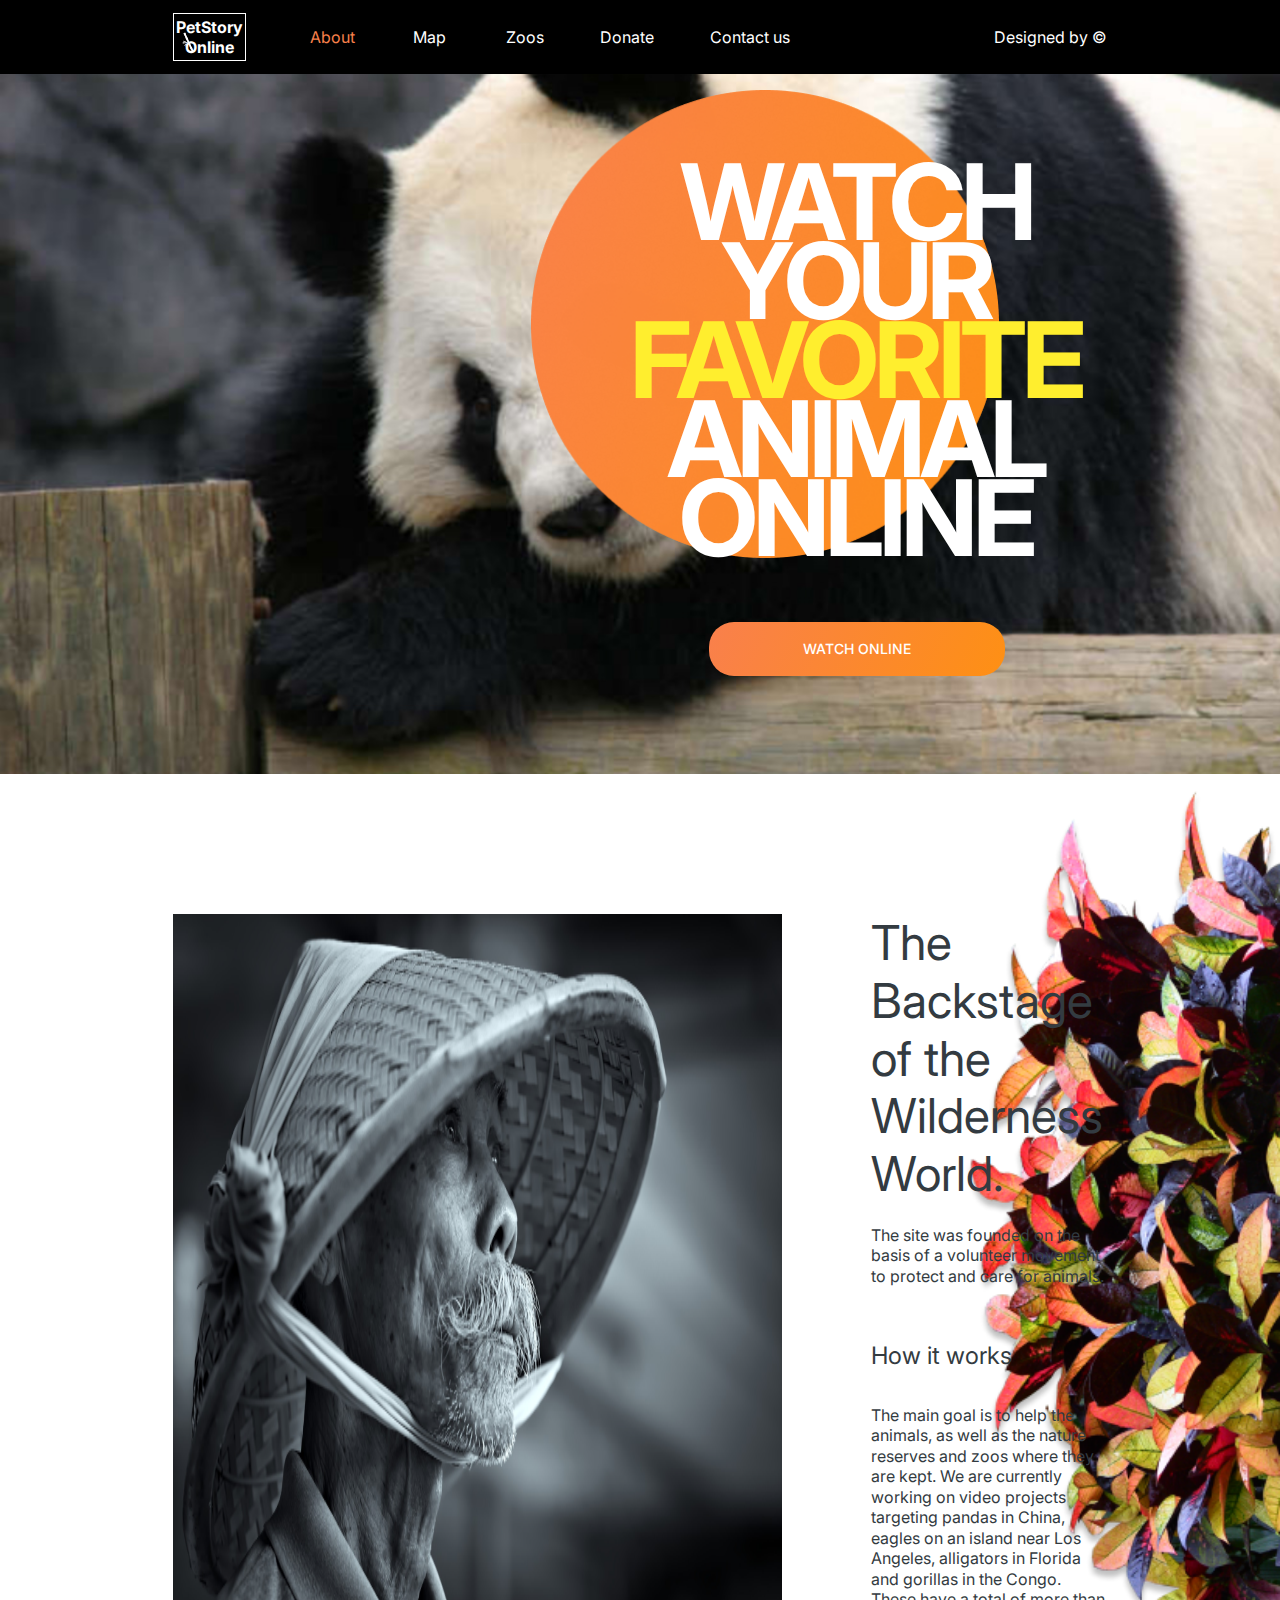
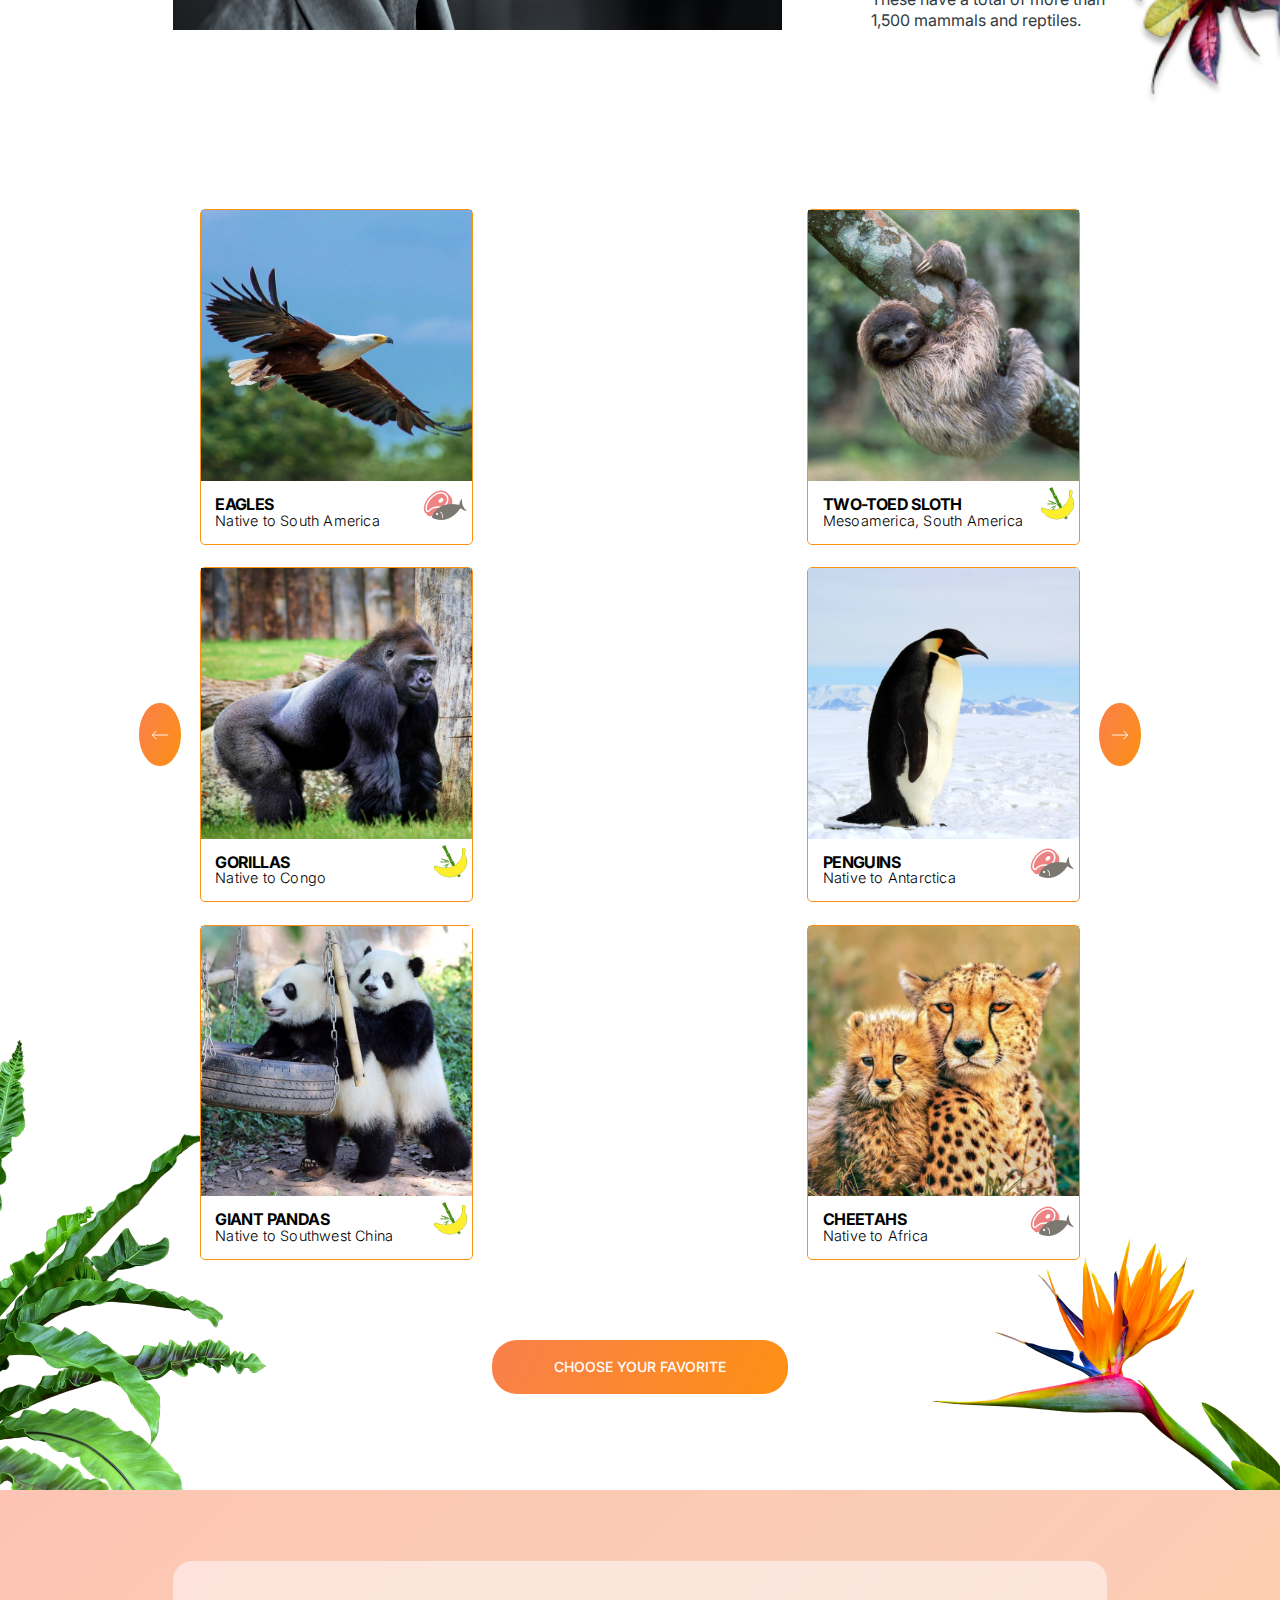
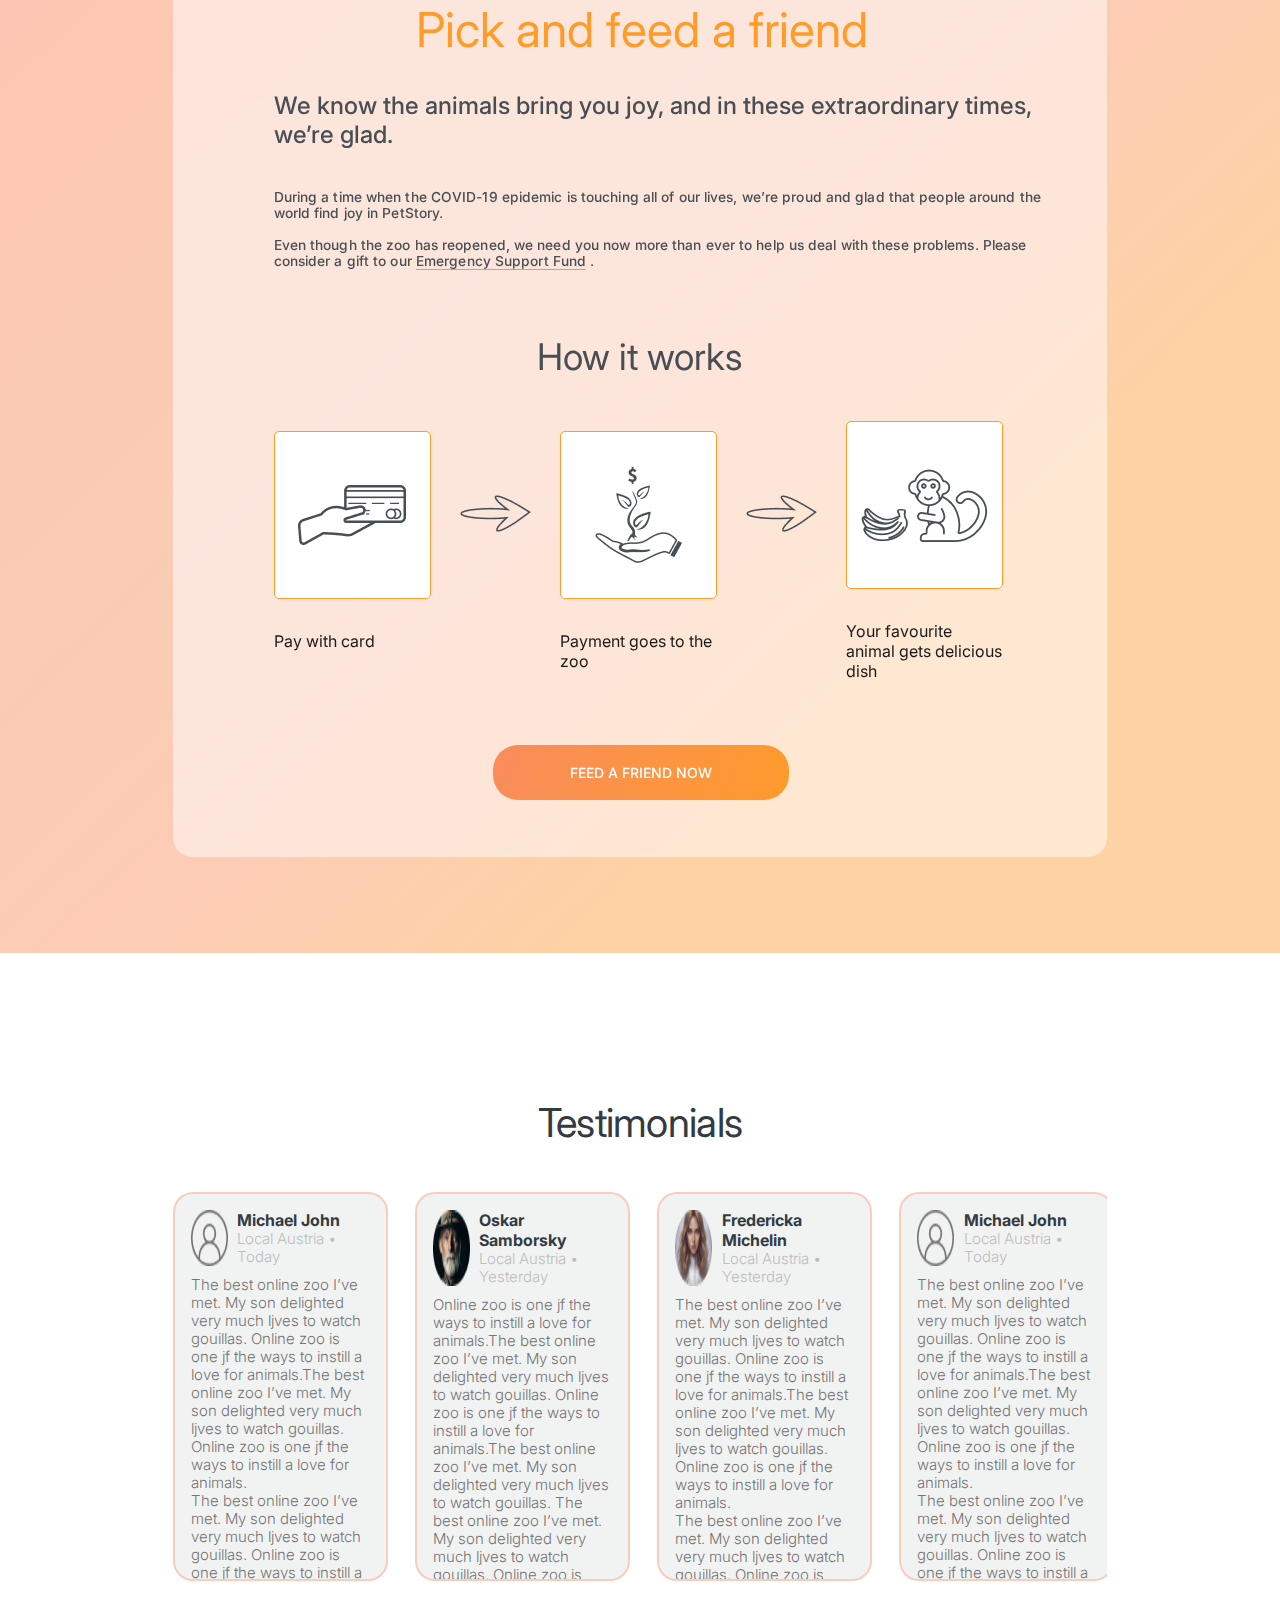
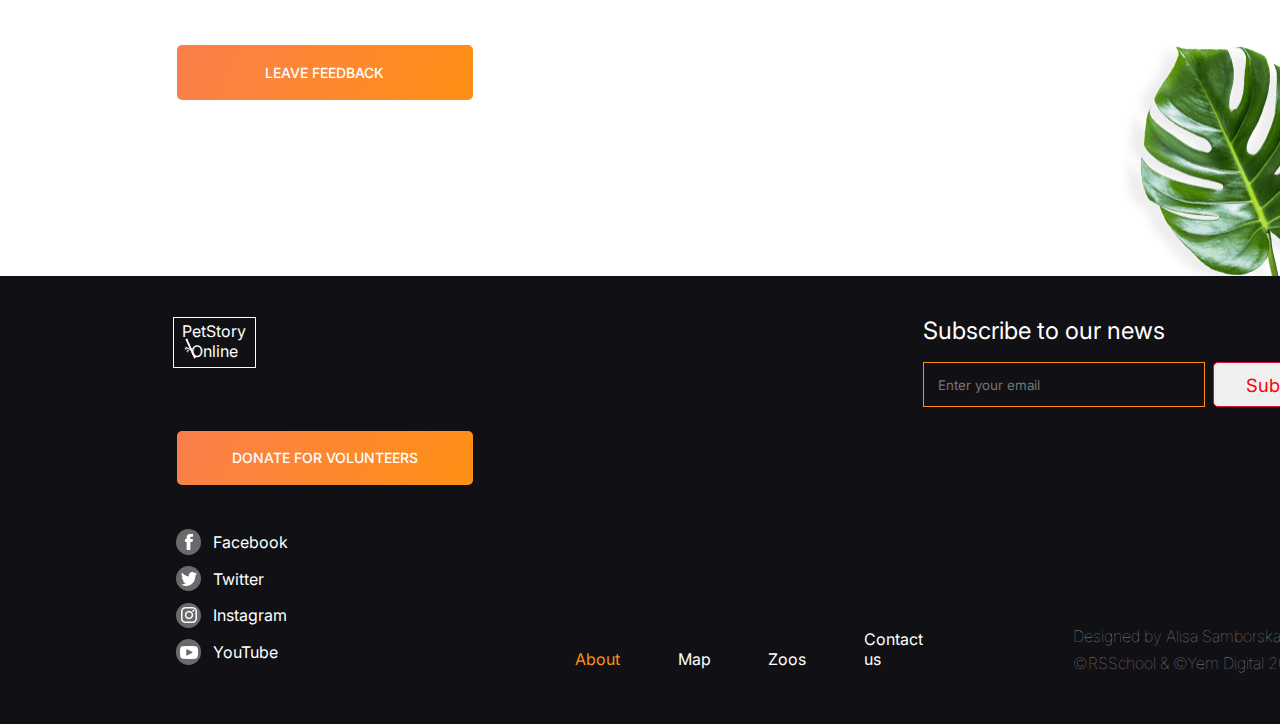
<file: index.html>
<!DOCTYPE html>
<html lang="en">
  <head>
    <meta charset="UTF-8" />
    <meta http-equiv="X-UA-Compatible" content="IE=edge" />
    <meta name="viewport" content="width=device-width, initial-scale=1.0" />
    <link rel="stylesheet" href="./main/style.css" />
    <link rel="stylesheet" href="./responsive.css" />
    <link
    rel="stylesheet"
    href="https://cdnjs.cloudflare.com/ajax/libs/font-awesome/6.2.0/css/all.min.css"
  />
    <title>Online Zoo</title>
  </head>

  <body>
    <div class="main_div"  onclick="closePopUps()">
    </div>
      <header >
        <div class="header container">
          <div class="header-top">
            <a class="logo header_logo" href="../index.html">
              <h1 class="tablet_hidden">PetStory Online</h1>
              <p class="dektop_hidden tablet_block logo_p">PetStory Online</p>
              <img class="logo_img" src="./assets/images/bamboo.svg" alt="" />
            </a>
            <nav class="tablet_hidden">
              <ul>
                <li><a href="#" class="active">About</a></li>
                <li><a href="">Map</a></li>
                <li><a href="">Zoos</a></li>
                <li><a href="./donate/index.html">Donate</a></li>
                <li><a href="">Contact us</a></li>
              </ul>
              <a
                class="header_link"
                href="https://www.figma.com/file/ypzT9idgAILaSRVRmDAJxn/online-zoo-3-weeks"
                >Designed by ©</a
              >
            </nav>
            <div class="dektop_hidden tablet_block burger_menu"> 
              <i onclick="open_close_bar()" class="fa-solid fa-bars"></i>
            </div>
          </div>
        </div>
        <div class="dektop_hidden close_burger_menu">
          <i onclick="open_close_bar()" class="fa-solid fa-xmark"></i>
        </div>
      </header>
    
    <main>
      <section class="firstSection">
        <div class="container">
          <div class="promo">
            <p class="promo_title">
              Watch your <span class="yellowWord">favorite</span> animal online
            </p>
          </div>
          <button class="orange_btn promo_btn">Watch online</button>
        </div>
      </section>
      <section class="second_section">
        <div class="backstage_section container">
          <img
            class="bambooCapImg tablet_hidden"
            src="./assets/images/bamboo-cap.png"
            alt="bamboo-cap"
          />
          <div class="backstage_content">
            <h2 class="backstage_title">
              The Backstage of the Wilderness World.
            </h2>
            <p class="backstage_text">
              The site was founded on the basis of a volunteer movement to
              protect and care for animals.
            </p>
            <p class="backstage_subtitle">How it works</p>
            <p class="backstage_text backstage_subtitle_text">
              The main goal is to help the animals, as well as the nature
              reserves and zoos where they are kept. We are currently working on
              video projects targeting pandas in China, eagles on an island near
              Los Angeles, alligators in Florida and gorillas in the Congo.
              These have a total of more than 1,500 mammals and reptiles.
            </p>
          </div>
          <img class="dektop_hidden mobile_block mobile_flower" src="./assets/images/mobile_flower.png" alt="flower">
        </div>
      </section>
      <section class="third_section">
        <div class="cards_section fade">
          <button onclick="plusSlides(-1)" class="arrow left_arrow mobile_hidden">
            <img src="./assets/images/left_arrow.svg" alt="left_arrow" />
          </button> 
            <div class="cards fade">
              <div class="card">
                <img
                  class="card_img"
                  src="./assets/images/Rectangle 5 (2).png"
                  alt="pandas"
                />
                <div class="card_content">
                  <div class="card_content_text">
                    <p class="card_content_title">giant Pandas</p>
                    <p class="card_content_subtitle">
                      Native to Southwest China
                    </p>
                  </div>
                  <img
                    src="./assets/images/banana-bamboo_icon.png"
                    alt="banana-bamboo_icon"
                  />
                </div>
              </div>
              <div class="card">
                <img
                  class="card_img"
                  src="./assets/images/Rectangle 5 (1).png"
                  alt="pandas"
                />
                <div class="card_content">
                  <div class="card_content_text">
                    <p class="card_content_title">Eagles</p>
                    <p class="card_content_subtitle">Native to South America</p>
                  </div>
                  <img
                    src="./assets/images/meet-fish_icon.png"
                    alt="banana-bamboo_icon"
                  />
                </div>
              </div>
              <div class="card tablet_hidden">
                <img
                  class="card_img"
                  src="./assets/images/Rectangle 5.png"
                  alt="pandas"
                />
                <div class="card_content">
                  <div class="card_content_text">
                    <p class="card_content_title">Gorillas</p>
                    <p class="card_content_subtitle">Native to Congo</p>
                  </div>
                  <img
                    src="./assets/images/banana-bamboo_icon.png"
                    alt="banana-bamboo_icon"
                  />
                </div>
              </div>
              <div class="card ">
                <img
                  class="card_img"
                  src="./assets/images/Rectangle 5 (5).png"
                  alt="pandas"
                />
                <div class="card_content">
                  <div class="card_content_text">
                    <p class="card_content_title">Two-toed Sloth</p>
                    <p class="card_content_subtitle">
                      Mesoamerica, South America
                    </p>
                  </div>
                  <img
                    src="./assets/images/banana-bamboo_icon.png"
                    alt="banana-bamboo_icon"
                  />
                </div>
              </div>
              <div class="card">
                <img
                  class="card_img"
                  src="./assets/images/Rectangle 5 (4).png"
                  alt="pandas"
                />
                <div class="card_content">
                  <div class="card_content_text">
                    <p class="card_content_title">cheetahs</p>
                    <p class="card_content_subtitle">Native to Africa</p>
                  </div>
                  <img
                    src="./assets/images/meet-fish_icon.png"
                    alt="banana-bamboo_icon"
                  />
                </div>
              </div>
              <div class="card tablet_hidden">
                <img
                  class="card_img"
                  src="./assets/images/Rectangle 5 (3).png"
                  alt="pandas"
                />
                <div class="card_content">
                  <div class="card_content_text">
                    <p class="card_content_title">Penguins</p>
                    <p class="card_content_subtitle">Native to Antarctica</p>
                  </div>
                  <img
                    src="./assets/images/meet-fish_icon.png"
                    alt="banana-bamboo_icon"
                  />
                </div>
              </div>
            </div>
            <div class="cards fade">
              <div class="card">
                <img
                  class="card_img"
                  src="./assets/images/Rectangle 5 (2).png"
                  alt="pandas"
                />
                <div class="card_content">
                  <div class="card_content_text">
                    <p class="card_content_title">giant Pandas</p>
                    <p class="card_content_subtitle">
                      Native to Southwest China
                    </p>
                  </div>
                  <img
                    src="./assets/images/banana-bamboo_icon.png"
                    alt="banana-bamboo_icon"
                  />
                </div>
              </div>
              <div class="card">
                <img
                  class="card_img"
                  src="./assets/images/Rectangle 5 (1).png"
                  alt="pandas"
                />
                <div class="card_content">
                  <div class="card_content_text">
                    <p class="card_content_title">Eagles</p>
                    <p class="card_content_subtitle">Native to South America</p>
                  </div>
                  <img
                    src="./assets/images/meet-fish_icon.png"
                    alt="banana-bamboo_icon"
                  />
                </div>
              </div>
              <div class="card tablet_hidden">
                <img
                  class="card_img"
                  src="./assets/images/Rectangle 5.png"
                  alt="pandas"
                />
                <div class="card_content">
                  <div class="card_content_text">
                    <p class="card_content_title">Gorillas</p>
                    <p class="card_content_subtitle">Native to Congo</p>
                  </div>
                  <img
                    src="./assets/images/banana-bamboo_icon.png"
                    alt="banana-bamboo_icon"
                  />
                </div>
              </div>
              <div class="card">
                <img
                  class="card_img"
                  src="./assets/images/Rectangle 5 (5).png"
                  alt="pandas"
                />
                <div class="card_content">
                  <div class="card_content_text">
                    <p class="card_content_title">Two-toed Sloth</p>
                    <p class="card_content_subtitle">
                      Mesoamerica, South America
                    </p>
                  </div>
                  <img
                    src="./assets/images/banana-bamboo_icon.png"
                    alt="banana-bamboo_icon"
                  />
                </div>
              </div>
              <div class="card">
                <img
                  class="card_img"
                  src="./assets/images/Rectangle 5 (4).png"
                  alt="pandas"
                />
                <div class="card_content">
                  <div class="card_content_text">
                    <p class="card_content_title">cheetahs</p>
                    <p class="card_content_subtitle">Native to Africa</p>
                  </div>
                  <img
                    src="./assets/images/meet-fish_icon.png"
                    alt="banana-bamboo_icon"
                  />
                </div>
              </div>
              <div class="card tablet_hidden">
                <img
                  class="card_img"
                  src="./assets/images/Rectangle 5 (3).png"
                  alt="pandas"
                />
                <div class="card_content">
                  <div class="card_content_text">
                    <p class="card_content_title">Penguins</p>
                    <p class="card_content_subtitle">Native to Antarctica</p>
                  </div>
                  <img
                    src="./assets/images/meet-fish_icon.png"
                    alt="banana-bamboo_icon"
                  />
                </div>
              </div>
            </div>
          <button onclick="plusSlides(1)" class="arrow right_arrow mobile_hidden">
            <img src="./assets/images/right_arrow.svg" alt="left_arrow" />
          </button>
        </div>
        <button class="orange_btn">choose your favorite</button>
      </section>
      <section class="fourth_section">
        <div class="pick_section">
          <p class="pick_section_title">Pick and feed a friend</p>
          <p class="pick_section_subtitle">
            We know the animals bring you joy, and in these extraordinary times,
            we’re glad.
          </p>
          <p class="pick_section_text mobile_hidden">
            During a time when the COVID-19 epidemic is touching all of our
            lives, we’re proud and glad that people around the world find joy in
            PetStory.
          </p>
          <p class="pick_section_text supprtText mobile_hidden">
            Even though the zoo has reopened, we need you now more than ever to
            help us deal with these problems. Please consider a gift to our
            <a class="donate_link" href="./donate/index.html"
              >Emergency Support Fund</a
            >
            .
          </p>
          <h3 class="howItWorkTitle">How it works</h3>
          <div class="howItWorks_cards">
            <div class="howItWork_card">
              <div class="howItWork_card_img_box">
                <img src="./assets/images/pay.png" alt="pay" />
              </div>
              <p class="howItWork_card_pr">Pay with card</p>
            </div>
            <img
              class="rightArrow tablet_hidden"
              src="./assets/images/Vector.png"
              alt="right_arrow"
            />
            <img class="dektop_hidden tablet_block first_green_arrow" src="./assets/images/arrow.svg" alt="arrow">
            <div class="howItWork_card secondCard">
              <div class="howItWork_card_img_box">
                <img src="./assets/images/zoo.png" alt="zoo" />
              </div>
              <p class="howItWork_card_pr">Payment goes to the zoo</p>
            </div>
            <img
              class="rightArrow tablet_hidden"
              src="./assets/images/Vector.png"
              alt="right_arrow"
            />
            <img class="dektop_hidden tablet_block second_green_arrow" src="./assets/images/arrow.svg" alt="arrow">
            <div class="howItWork_card thirdCard">
              <div class="howItWork_card_img_box">
                <img src="./assets/images/monkey.png" alt="monkey" />
              </div>
              <p class="howItWork_card_pr">
                Your favourite animal gets delicious dish
              </p>
            </div>
          </div>
          <button class="orange_btn pick_section_btn">
            <a href="./donate/index.html">Feed a friend now</a>
          </button>
        </div>
      </section>
      <section class="fifth_section">
        <div class="testimonals container">
          <h3 class="testimonals_title">Testimonials</h3>
          <div class="testimonals_cards">
            <div class="testimonals_card">
              <div class="testimonals_card_header">
                <img src="./assets/images/user_icon.png" alt="user_icon" />
                <div>
                  <b class="user_name">Michael John</b>
                  <p class="user_place">Local Austria • Today</p>
                </div>
              </div>
              <p class="testimonial_text">
                The best online zoo I’ve met. My son delighted very much ljves
                to watch gouillas. Online zoo is one jf the ways to instill a
                love for animals.The best online zoo I’ve met. My son delighted
                very much ljves to watch gouillas. Online zoo is one jf the ways
                to instill a love for animals. <br />
                The best online zoo I’ve met. My son delighted very much ljves
                to watch gouillas. Online zoo is one jf the ways to instill a
                love for animals.The best online zoo I’ve met. My son delighted
                very much ljves to watch gouillas. Online zoo is one jf the ways
                to instill a love for
              </p>
            </div>
            <div class="testimonals_card">
              <div class="testimonals_card_header">
                <img src="./assets/images/Ellipse 2.png" alt="user_icon" />
                <div>
                  <b class="user_name">Oskar Samborsky</b>
                  <p class="user_place">Local Austria • Yesterday</p>
                </div>
              </div>
              <p class="testimonial_text">
                Online zoo is one jf the ways to instill a love for animals.The
                best online zoo I’ve met. My son delighted very much ljves to
                watch gouillas. Online zoo is one jf the ways to instill a love
                for animals.The best online zoo I’ve met. My son delighted very
                much ljves to watch gouillas. The best online zoo I’ve met. My
                son delighted very much ljves to watch gouillas. Online zoo is
                one jf the ways to instill a love for animals.The best online
                zoo I’ve met. My son delighted very much ljves to watch
                gouillas. Online zoo is one jf the ways to instill a love for
              </p>
            </div>
            <div class="testimonals_card">
              <div class="testimonals_card_header">
                <img src="./assets/images/Ellipse 2 (1).png" alt="user_icon" />
                <div>
                  <b class="user_name">Fredericka Michelin</b>
                  <p class="user_place">Local Austria • Yesterday</p>
                </div>
              </div>
              <p class="testimonial_text">
                The best online zoo I’ve met. My son delighted very much ljves
                to watch gouillas. Online zoo is one jf the ways to instill a
                love for animals.The best online zoo I’ve met. My son delighted
                very much ljves to watch gouillas. Online zoo is one jf the ways
                to instill a love for animals. <br />
                The best online zoo I’ve met. My son delighted very much ljves
                to watch gouillas. Online zoo is one jf the ways to instill a
                love for animals.The best online zoo I’ve met. <br />
                The best online zoo I’ve met. My son delighted very much ljves
                to
              </p>
            </div>
            <div class="testimonals_card tablet_hidden">
              <div class="testimonals_card_header">
                <img src="./assets/images/user_icon.png" alt="user_icon" />
                <div>
                  <b class="user_name">Michael John</b>
                  <p class="user_place">Local Austria • Today</p>
                </div>
              </div>
              <p class="testimonial_text">
                The best online zoo I’ve met. My son delighted very much ljves
                to watch gouillas. Online zoo is one jf the ways to instill a
                love for animals.The best online zoo I’ve met. My son delighted
                very much ljves to watch gouillas. Online zoo is one jf the ways
                to instill a love for animals. <br />
                The best online zoo I’ve met. My son delighted very much ljves
                to watch gouillas. Online zoo is one jf the ways to instill a
                love for animals.The best online zoo I’ve met. My son delighted
                very much ljves to watch gouillas. Online zoo is one jf the ways
                to instill a love for
              </p>
            </div>
            <div class="testimonals_card tablet_hidden">
              <div class="testimonals_card_header">
                <img src="./assets/images/Ellipse 2.png" alt="user_icon" />
                <div>
                  <b class="user_name">Oskar Samborsky</b>
                  <p class="user_place">Local Austria • Yesterday</p>
                </div>
              </div>
              <p class="testimonial_text">
                Online zoo is one jf the ways to instill a love for animals.The
                best online zoo I’ve met. My son delighted very much ljves to
                watch gouillas. Online zoo is one jf the ways to instill a love
                for animals.The best online zoo I’ve met. My son delighted very
                much ljves to watch gouillas. The best online zoo I’ve met. My
                son delighted very much ljves to watch gouillas. Online zoo is
                one jf the ways to instill a love for animals.The best online
                zoo I’ve met. My son delighted very much ljves to watch
                gouillas. Online zoo is one jf the ways to instill a love for
              </p>
            </div>
            <div class="testimonals_card tablet_hidden">
              <div class="testimonals_card_header">
                <img src="./assets/images/Ellipse 2 (1).png" alt="user_icon" />
                <div>
                  <b class="user_name">Fredericka Michelin</b>
                  <p class="user_place">Local Austria • Yesterday</p>
                </div>
              </div>
              <p class="testimonial_text">
                The best online zoo I’ve met. My son delighted very much ljves
                to watch gouillas. Online zoo is one jf the ways to instill a
                love for animals.The best online zoo I’ve met. My son delighted
                very much ljves to watch gouillas. Online zoo is one jf the ways
                to instill a love for animals. <br />
                The best online zoo I’ve met. My son delighted very much ljves
                to watch gouillas. Online zoo is one jf the ways to instill a
                love for animals.The best online zoo I’ve met. <br />
                The best online zoo I’ve met. My son delighted very much ljves
                to
              </p>
            </div>
            <div class="testimonals_card tablet_hidden">
              <div class="testimonals_card_header">
                <img src="./assets/images/user_icon.png" alt="user_icon" />
                <div>
                  <b class="user_name">Michael John</b>
                  <p class="user_place">Local Austria • Today</p>
                </div>
              </div>
              <p class="testimonial_text">
                The best online zoo I’ve met. My son delighted very much ljves
                to watch gouillas. Online zoo is one jf the ways to instill a
                love for animals.The best online zoo I’ve met. My son delighted
                very much ljves to watch gouillas. Online zoo is one jf the ways
                to instill a love for animals. <br />
                The best online zoo I’ve met. My son delighted very much ljves
                to watch gouillas. Online zoo is one jf the ways to instill a
                love for animals.The best online zoo I’ve met. My son delighted
                very much ljves to watch gouillas. Online zoo is one jf the ways
                to instill a love for
              </p>
            </div>
            <div class="testimonals_card tablet_hidden">
              <div class="testimonals_card_header">
                <img src="./assets/images/Ellipse 2.png" alt="user_icon" />
                <div>
                  <b class="user_name">Oskar Samborsky</b>
                  <p class="user_place">Local Austria • Yesterday</p>
                </div>
              </div>
              <p class="testimonial_text">
                Online zoo is one jf the ways to instill a love for animals.The
                best online zoo I’ve met. My son delighted very much ljves to
                watch gouillas. Online zoo is one jf the ways to instill a love
                for animals.The best online zoo I’ve met. My son delighted very
                much ljves to watch gouillas. The best online zoo I’ve met. My
                son delighted very much ljves to watch gouillas. Online zoo is
                one jf the ways to instill a love for animals.The best online
                zoo I’ve met. My son delighted very much ljves to watch
                gouillas. Online zoo is one jf the ways to instill a love for
              </p>
            </div>
            <div class="testimonals_card tablet_hidden">
              <div class="testimonals_card_header">
                <img src="./assets/images/Ellipse 2 (1).png" alt="user_icon" />
                <div>
                  <b class="user_name">Fredericka Michelin</b>
                  <p class="user_place">Local Austria • Yesterday</p>
                </div>
              </div>
              <p class="testimonial_text">
                The best online zoo I’ve met. My son delighted very much ljves
                to watch gouillas. Online zoo is one jf the ways to instill a
                love for animals.The best online zoo I’ve met. My son delighted
                very much ljves to watch gouillas. Online zoo is one jf the ways
                to instill a love for animals. <br />
                The best online zoo I’ve met. My son delighted very much ljves
                to watch gouillas. Online zoo is one jf the ways to instill a
                love for animals.The best online zoo I’ve met. <br />
                The best online zoo I’ve met. My son delighted very much ljves
                to
              </p>
            </div>
            <div class="testimonals_card tablet_hidden">
              <div class="testimonals_card_header">
                <img src="./assets/images/Ellipse 2 (1).png" alt="user_icon" />
                <div>
                  <b class="user_name">Fredericka Michelin</b>
                  <p class="user_place">Local Austria • Yesterday</p>
                </div>
              </div>
              <p class="testimonial_text">
                The best online zoo I’ve met. My son delighted very much ljves
                to watch gouillas. Online zoo is one jf the ways to instill a
                love for animals.The best online zoo I’ve met. My son delighted
                very much ljves to watch gouillas. Online zoo is one jf the ways
                to instill a love for animals. <br />
                The best online zoo I’ve met. My son delighted very much ljves
                to watch gouillas. Online zoo is one jf the ways to instill a
                love for animals.The best online zoo I’ve met. <br />
                The best online zoo I’ve met. My son delighted very much ljves
                to
              </p>
            </div>
            <div class="testimonals_card hidden">
              <div class="testimonals_card_header">
                <img src="./assets/images/Ellipse 2 (2).png" alt="user_icon" />
                <div>
                  <b class="user_name">Mila Riksha</b>
                  <p class="user_place">Local Austria • Yesterday</p>
                </div>
              </div>
              <p class="testimonial_text">
                My son delighted very much ljves to watch gouillas. Online zoo
                is one jf the ways to instill a love for animals.The best online
                zoo I’ve met. My son delighted very much ljves to watch
                gouillas. Online zoo is one jf the ways to instill a love for
                animals.The best online zoo I’ve met. My son delighted very much
                ljves to watch gouillas. Online zoo is one jf the ways to
                instill a love for animals.The best online zoo I’ve met. My son
                delighted very much ljves to watch gouillas. The best online zoo
                I’ve met. My son delighted very much ljves to watch gouillas.
                Online zoo is one jf
              </p>
            </div>
          </div>
          <!-- <div class="range_input_div tablet_hidden"><input type="range" value="4" /></div> -->
          <button class="orange_btn testimonial_btn">Leave feedback</button>
        </div>
      </section>
    </main>
    <footer>
      <div class="footer container">
        <div class="footer_social_medias">
          <a class="logo footer_logo" href="#"> 
              <p class="footer_logo_p">PetStory Online</p> 
              <img class="logo_img" src="./assets/images/bamboo.svg" alt="" /> 
          </a>
          <button class="orange_btn">
            <a href="./donate/index.html"> donate for volunteers </a>
          </button>
          <div class="social_medias">
            <div class="social_media">
              <div class="footer_img_box">
                <img src="./assets/images/Fill 211.png" alt="facebook icon" />
              </div>
              <p class="tablet_hidden"><a href="https://www.facebook.com">Facebook</a></p>
            </div>
            <div class="social_media">
              <div class="footer_img_box">
                <img src="./assets/images/Fill 172.png" alt="facebook icon" />
              </div>
              <p class="tablet_hidden"><a href="https://www.twitter.com">Twitter</a></p>
            </div>
            <div class="social_media">
              <div class="footer_img_box">
                <img src="./assets/images/Fill 166.png" alt="facebook icon" />
              </div>
              <p class="tablet_hidden"><a href="https://www.instagram.com">Instagram</a></p>
            </div>
            <div class="social_media">
              <div class="footer_img_box">
                <img src="./assets/images/Fill 213.png" alt="facebook icon" />
              </div>
              <p class="tablet_hidden"><a href="https://www.YouTube.com">YouTube</a></p>
            </div>
          </div>
        </div>
        <div class="footer_nav">
          <ul>
            <li><a href="#" style="color: #fe9013">About</a></li>
            <li><a href="">Map</a></li>
            <li><a href="">Zoos</a></li>
            <li><a href="">Contact us</a></li>
          </ul>
        </div>
        <div class="footer_email_input">
          <p class="footer_subtitle tablet_hidden">Subscribe to our news</p>
          <div class="email_div tablet_hidden">
            <input
              class="email_input"
              type="email"
              placeholder="Enter your email"
            />
            <button class="submit_btn" type="submit">Submit</button>
          </div>
          <p class="footer_copyright">
            Designed by Alisa Samborskaya <br />
            ©RSSchool & ©Yem Digital 2021
          </p>
        </div>
      </div>
    </footer>
  </body>
  <script src="./main/script.js"></script>
</html>
</file>
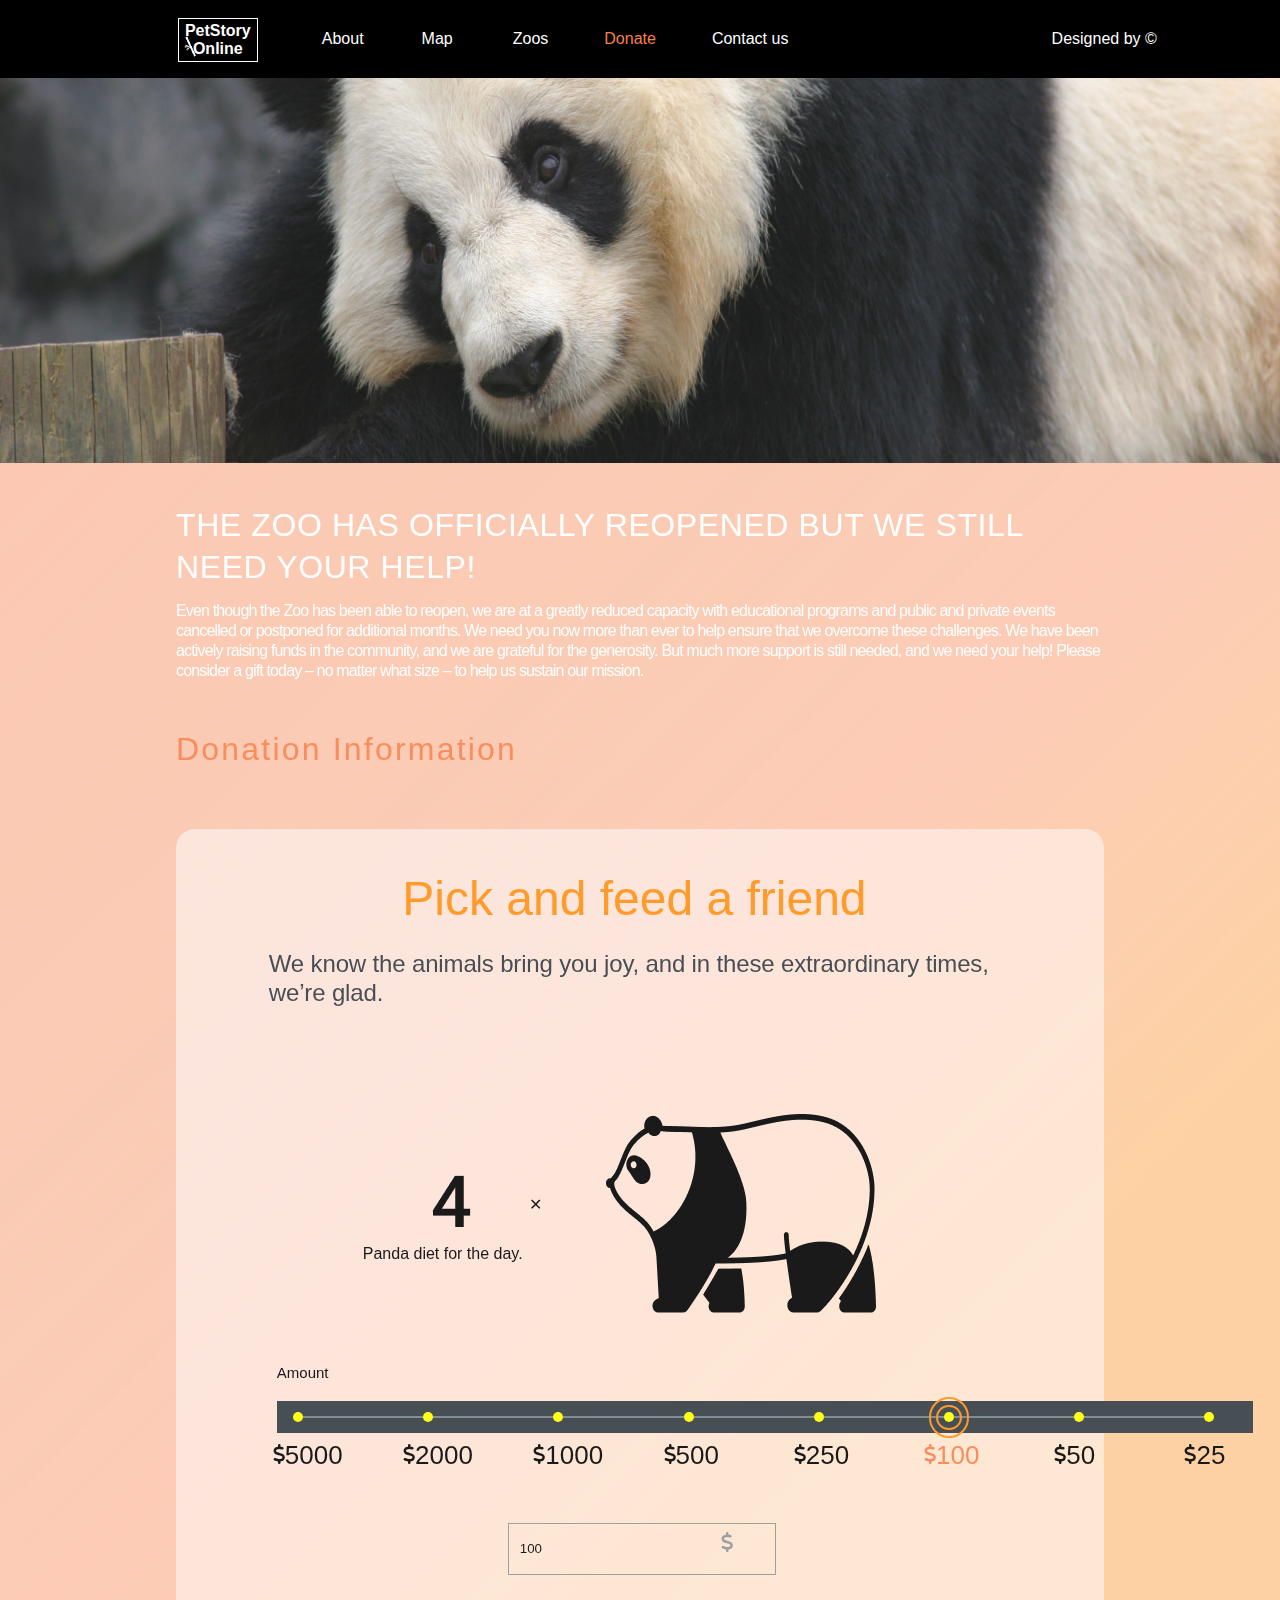
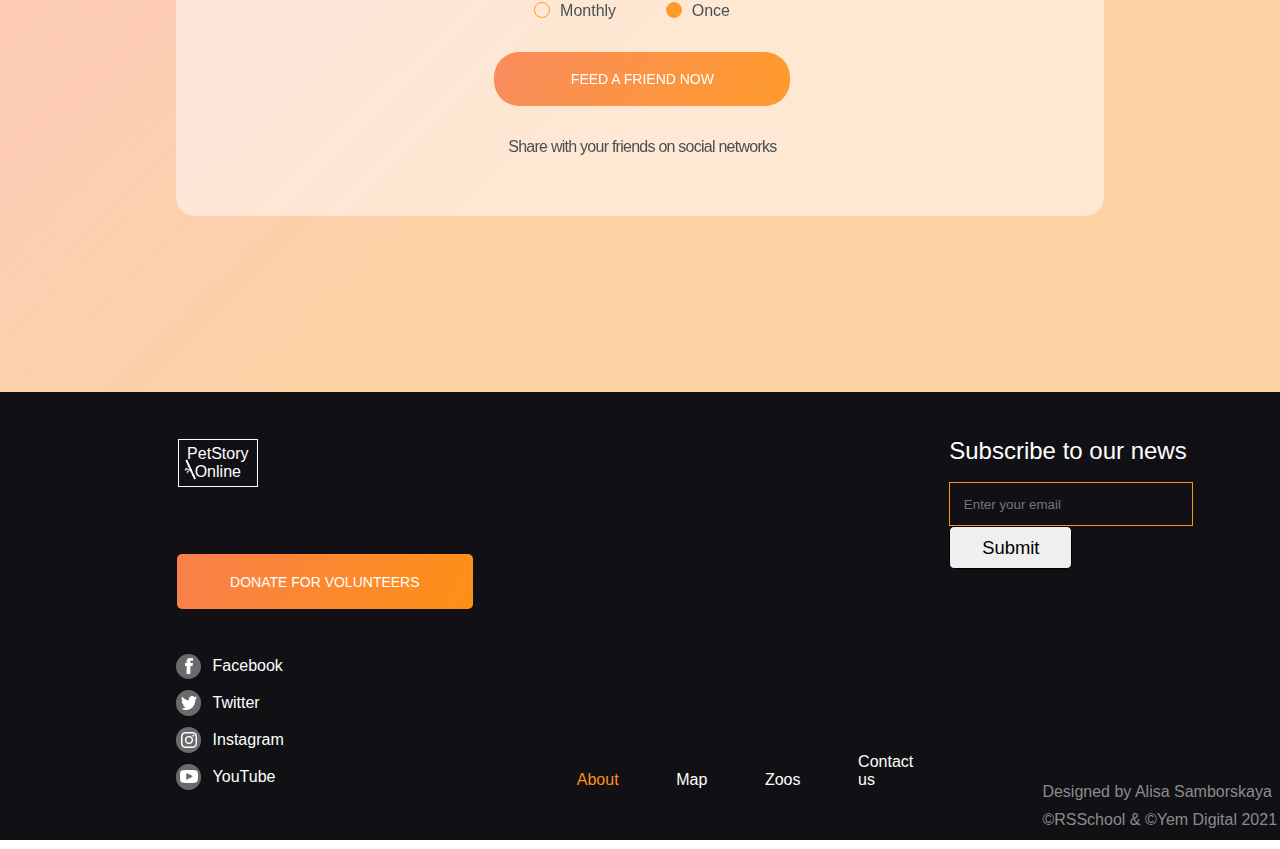
<file: donate/index.html>
<!DOCTYPE html>
<html lang="en">
  <head>
    <meta charset="UTF-8" />
    <meta http-equiv="X-UA-Compatible" content="IE=edge" />
    <meta name="viewport" content="width=device-width, initial-scale=1.0" />
    <link rel="stylesheet" href="./style.css" />
    <link rel="stylesheet" href="../responsive.css">
    <link rel="stylesheet" href="./donate_res.css">
    <link
      rel="stylesheet"
      href="https://cdnjs.cloudflare.com/ajax/libs/font-awesome/6.2.0/css/all.min.css"
    />
    <title>Document</title>
  </head>

  <body>
    <div class="main_div"  onclick="open_close_bar()"></div>
    <header>
      <div class="header container">
        <div class="header-top">
          <a class="logo  header_logo" href="../index.html">
            <h1 class="tablet_hidden">PetStory Online</h1>
            <p class="dektop_hidden tablet_block logo_p">PetStory online</p>
            <img class="logo_img" src="../assets/images/bamboo.svg" alt="" />
          </a>
          <nav class="tablet_hidden">
            <ul>
              <li><a href="../index.html">About</a></li>
              <li><a href="">Map</a></li>
              <li><a href="">Zoos</a></li>
              <li><a class="active" href="./index.html">Donate</a></li>
              <li><a href="">Contact us</a></li>
            </ul>
            <a
              class="header_link donate_header_link"
              href="https://www.figma.com/file/ypzT9idgAILaSRVRmDAJxn/online-zoo-3-weeks"
              >Designed by ©</a
            >
          </nav>
          <div class="dektop_hidden tablet_block burger_menu"> 
            <i onclick="open_close_bar()" class="fa-solid fa-bars"></i>
          </div>
        </div>
      </div>
      <div class=" close_burger_menu dektop_hidden">
        <i onclick="open_close_bar()" class="fa-solid fa-xmark"></i>
      </div>
    </header>
    <main>
      <section>
        <img
          class="panda_img tablet_hidden"
          src="../assets/images/panda_bg.png"
          alt="Giant panda"
        />
        <img class="dektop_hidden tablet_block mobile_hidden tablet_panda_bg" src="../assets/images/donate_tablet_panda_bg.png" alt="panda">
        <img class="dektop_hidden mobile_block mobile_panda_bg" src="../assets/images/donate_mobile_panda_bg.png" alt="panda">
      </section>
      <section class="fourth_section">
        <h3 class="title">
          THE ZOO HAS OFFICIALLY REOPENED BUT WE STILL NEED YOUR HELP!
        </h3>
        <p class="text">
          Even though the Zoo has been able to reopen, we are at a greatly
          reduced capacity with educational programs and public and private
          events cancelled or postponed for additional months. We need you now
          more than ever to help ensure that we overcome these challenges. We
          have been actively raising funds in the community, and we are grateful
          for the generosity. But much more support is still needed, and we need
          your help! Please consider a gift today – no matter what size – to
          help us sustain our mission.
        </p>
        <h3 class="subtitle">Donation Information</h3>
        <div class="pick_section donate_pick_section">
          <p class="pick_section_title">Pick and feed a friend</p>
          <p class="pick_section_subtitle">
            We know the animals bring you joy, and in these extraordinary times,
            we’re glad.
          </p>
          <div class="howItWork_card">
            <div class="howItWork_card_img_box">
              <img
                class="four_img"
                src="../assets/images/amount_of_days_donate.png"
                alt="amount_of_days_donate"
              />
              <p class="howItWork_card_pr">Panda diet for the day.</p>
            </div>
            <p class="x_symbol">&#10005;</p>
            <img
            class="pandaimg"
              src="../assets/images/animals-widget.png"
              alt="animals-widget"
            />
          </div>
          <div class="amount_div">
            <p class="amount_text">Amount</p>
            <div class="wrapper">
              <div class="item small_desktop_hidden">
                <div class="dot">
                  <input type="radio" name="dot" id="e1" />
                  <div class="circles">
                    <div class="circle2"><div class="circle1"></div></div>
                  </div>
                  <p class="price price1">
                    <i class="fa-solid fa-dollar-sign"></i> 5000
                  </p>
                </div>
              </div>
              <div class="line small_desktop_hidden"></div>
              <div class="item tablet_hidden">
                <div class="dot">
                  <input type="radio" name="dot" id="e2" />
                  <div class="circles">
                    <div class="circle2"><div class="circle1"></div></div>
                  </div>
                  <p class="price price2">
                    <i class="fa-solid fa-dollar-sign"></i> 2000
                  </p>
                </div>
              </div>
              <div class="line tablet_hidden"></div>
              <div class="item tablet_hidden">
                <div class="dot">
                  <input type="radio" name="dot" id="e3" />
                  <div class="circles">
                    <div class="circle2"><div class="circle1"></div></div>
                  </div>
                  <p class="price price3">
                    <i class="fa-solid fa-dollar-sign"></i>
                    1000
                  </p>
                </div>
              </div>
              <div class="line tablet_hidden"></div>
              <div class="item">
                <div class="dot">
                  <input type="radio" name="dot" id="e8" />
                  <div class="circles">
                    <div class="circle2"><div class="circle1"></div></div>
                  </div>
                  <p class="price price8">
                    <i class="fa-solid fa-dollar-sign"></i> 500
                  </p>
                </div>
              </div> 
              <div class="line"></div>
              <div class="item">
                <div class="dot">
                  <input type="radio" name="dot" id="e4" />
                  <div class="circles">
                    <div class="circle2"><div class="circle1"></div></div>
                  </div>
                  <p class="price price4">
                    <i class="fa-solid fa-dollar-sign"></i> 250
                  </p>
                </div>
              </div>
              <div class="line"></div>
              <div class="item">
                <div class="dot">
                  <input type="radio" checked name="dot" id="e5" />
                  <div class="circles">
                    <div class="circle2"><div class="circle1"></div></div>
                  </div>
                  <p class="price price5 active">
                    <i class="fa-solid fa-dollar-sign"></i> 100
                  </p>
                </div>
              </div>
              <div class="line"></div>
              <div class="item">
                <div class="dot">
                  <input type="radio" name="dot" id="e9" />
                  <div class="circles">
                    <div class="circle2"><div class="circle1"></div></div>
                  </div>
                  <p class="price price9">
                    <i class="fa-solid fa-dollar-sign"></i>50
                  </p>
                </div>
              </div>
              <div class="line"></div>
              <div class="item lastItem">
                <div class="dot">
                  <input type="radio" name="dot" id="e6" />
                  <div class="circles">
                    <div class="circle2"><div class="circle1"></div></div>
                  </div>
                  <p class="price price6">
                    <i class="fa-solid fa-dollar-sign"></i>25
                  </p>
                </div>
              </div>
            </div>
          </div>
          <div class="amount_input_div">
            <input value="100" class="amount_input" type="number" placeholder="Another amount" />
            <i class="fa-sharp fa-solid fa-dollar-sign dollarSign"></i>
          </div>
          <p class="amount_error_msg"></p>
          <div class="radio_inputs">
            <div class="radio_div">
              <input type="radio" id="month" name="radios" />
              <label for="month">Monthly</label>
            </div>
            <div class="radio_div">
              <input type="radio" id="once" checked name="radios" />
              <label for="once">Once</label>
            </div>
          </div>
          <button class="orange_btn">
            <a href="../donate/index.html">Feed a friend now</a>
          </button>
          <p class="share_text">Share with your friends on social networks</p>
        </div>
      </section>
    </main>
    <footer>
      <div class="footer container">
        <div class="footer_social_medias">
          <a class="logo footer_logo" href="../index.html">
            <p>PetStory Online</p>
            <img class="logo_img" src="../assets/images/bamboo.svg" alt="" />
          </a>
          <button class="orange_btn">
            <a href="./index.html"> donate for volunteers </a>
          </button>
          <div class="social_medias">
            <div class="social_media">
              <div class="footer_img_box">
                <img src="../assets/images/Fill 211.png" alt="facebook icon" />
              </div>
              <p class="tablet_hidden"><a href="https://www.facebook.com">Facebook</a></p>
            </div>
            <div class="social_media">
              <div class="footer_img_box">
                <img src="../assets/images/Fill 172.png" alt="facebook icon" />
              </div>
              <p class="tablet_hidden"><a href="https://www.twitter.com">Twitter</a></p>
            </div>
            <div class="social_media">
              <div class="footer_img_box">
                <img src="../assets/images/Fill 166.png" alt="facebook icon" />
              </div>
              <p class="tablet_hidden"><a href="https://www.instagram.com">Instagram</a></p>
            </div>
            <div class="social_media">
              <div class="footer_img_box">
                <img src="../assets/images/Fill 213.png" alt="facebook icon" />
              </div>
              <p class="tablet_hidden"><a href="https://www.YouTube.com">YouTube</a></p>
            </div>
          </div>
        </div>
        <div class="footer_nav">
          <ul>
            <li><a href="../index.html" style="color: #fe9013">About</a></li>
            <li><a href="">Map</a></li>
            <li><a href="">Zoos</a></li>
            <li><a href="">Contact us</a></li>
          </ul>
        </div>
        <div class="footer_email_input">
          <p class="footer_subtitle tablet_hidden">Subscribe to our news</p>
          <form class="email_div tablet_hidden">
            <input
              required
              class="email_input"
              type="email"
              placeholder="Enter your email"
            />
            <button class="submit_btn" type="submit">Submit</button>
          </form>
          <p class="footer_copyright">
            Designed by Alisa Samborskaya <br />
            ©RSSchool & ©Yem Digital 2021
          </p>
        </div>
      </div>
    </footer>
  </body>
  <script src="./main.js"></script> 
</html>
</file>
<file: main/style.css>
@import url('https://fonts.googleapis.com/css2?family=Inter:wght@400;500;600;700&display=swap');

* {
   box-sizing: border-box;
   padding: 0;
   margin: 0;
   font-family: 'Inter', sans-serif;
   scroll-behavior: smooth; 
}

html{
   scroll-behavior: smooth;
}
.amount_error_msg{ 
   font-size: 16px;
   color: crimson;
 }
.dektop_hidden{
   display: none !important;
}

header {
   background: #000000;
}

.container {
   max-width: 73%;
   margin: 0 auto;
}

.header {
   color: #fff;
   padding: 0.8rem 0;
}

.header-top {
   display: grid;
   grid-template-columns: 1fr 12fr;
   align-items: center;
   gap: 4rem;
}

.logo_img{
   position: absolute;
   left: 12%;
   top: 40%;
}

.logo {
   position: relative;
   padding: 3px 2px;
   text-align: center;
   font-size: 8px !important; 
   border: 1.18841px solid #FFFFFF;
}

.footer_logo{  
   width: 5.2rem;
   height: 3.2rem;
   color: #FFFFFF;
   text-decoration: none;
   text-align: center !important; 
}

.footer_logo_p{
   font-size: 1rem !important;
}

nav{
   display: flex;
   justify-content: space-between;
}

nav ul {
   display: flex;
   justify-content: space-between;
   gap: 3.5rem;
}

nav ul li {
   list-style: none;
}

nav ul li:active a{
   color:#E47209;
}

nav ul li:nth-child(2) a{
   margin-left: 2px;
}

nav ul li:nth-child(3) a{
   margin-left: 4px;
}

header a {
   color: #fff;
   text-decoration: none;
}

.active {
   color: #F9804B;
}

header a:hover{
   color:#e09575;
}

.firstSection {
   background-image: url(../assets/images/Giant\ Panda.png);
   background-size: cover;
   background-repeat: no-repeat;
   padding: 1rem 0 13.5rem 0;
}

.promo {
   max-width: 36rem;
   margin-left: auto;
   background-image: url(../assets/images/Ellipse\ 6.png);
   background-repeat: no-repeat;
   background-size: contain;
   
}

.promo_title {
   color: #fff;
   font-size: 6.6rem;
   font-weight: 700;
   text-align: center;
   text-transform: uppercase;
   line-height: 75%;
   padding-left: 4.6rem;
   padding-top: 4.5rem;
   letter-spacing: -5px;
}

.yellowWord {
   color: #FFEE2E;
}

.orange_btn {
   width: 18.5rem;
   height: 3.4rem;
   background: linear-gradient(113.96deg, #F9804B 1.49%, #FE9013 101.44%);
   border-radius: 25px;
   font-weight: 500;
   font-size: 14px;
   color: #FFFFFF;
   text-align: center;
   text-transform: uppercase;
   margin-top: 4rem;
   margin-right: 6.4rem;
   float: right;
   border: none;
}

.orange_btn:hover,
.arrow:hover {
   background: #E47209;
   cursor: pointer;
}

.orange_btn:active,
.arrow:hover:active {
   background: #4B9200;
}

.second_section {
   background-image: url(../assets/images/flower_foto1.png);
   background-size: contain;
   background-repeat: no-repeat;
   background-position: 100%;
   color: #333B41;
   padding: 6rem 0
}

.backstage_section {
   display: flex;
   gap: 5.6rem;
   margin-top: 2.8rem;
}

.backstage_title {
   font-weight: 400;
   font-size: 3rem;
   line-height: 120%;
   margin-bottom: 1.4rem;
}

.backstage_text {
   font-weight: 400;
   font-size: 1rem;
   line-height: 128%;
}

.backstage_subtitle {
   font-weight: 400;
   font-size: 1.5rem;
   line-height: 114%;
   margin-top: 3.5rem;
   margin-bottom: 2.2rem;
}

.third_section {
   background-image: url(../assets/images/strelitzia\ 1.png), url(../assets/images/palm_foto.png);
   background-size: contain contain;
   background-repeat: no-repeat, no-repeat;
   background-position: top 100% left 100%, top 100% right 100%;
   padding-bottom: 6rem;
   text-align: center;
   margin-top: 5.2rem;
}

.cards_section {
   display: flex;
   align-items: center;
   gap: 1.2rem;
   padding: 0 8.7rem;
   margin-bottom: 5rem;
}

.cards {
   display: flex; 
   justify-content: space-between;
   flex-wrap: wrap;
   gap: 1.4rem 2.2rem;  
  scroll-behavior: smooth; 
}

.card {
   max-width: 31%;
   border: 1px solid #FE9013;
   border-radius: 5px;
   padding-bottom: 5px;
}

.card_img {
   width: 100%;
}

.card_img:hover{
   transform: scale(1.15);
   transition: all 0.3s ease-in-out;
}

.card_img:hover+.card_content{
   display: none !important;
   transition: all 0.3s ease-in-out;
}

.secondRowCards{
   margin-top: 2rem;
}

.arrow {
   background: linear-gradient(113.96deg, #F9804B 1.49%, #FE9013 101.44%);
   width: 7rem;
   height: 3.9rem;
   border-radius: 50%;
   display: grid;
   place-items: center;
   border: none;
   cursor: pointer;
}

.card_content {
   display: flex;
   justify-content: space-between;
   align-items: center;
   padding: 0 0.3rem 0.8rem 0.9rem;
   text-align: start;
}

.card_content_title {
   font-weight: 700;
   font-size: 1rem;
   line-height: 140%;
   text-transform: uppercase;
   padding-top: 0.5rem;
   letter-spacing: -0.6px;
}

.card_content_subtitle {
   font-weight: 300;
   font-size: 0.9rem;
   line-height: 70%;
   letter-spacing: 0.2px;
}

.third_section button,
.fourth_section button {
   float: none;
   margin-top: 0;
   margin-right: 0;
}

.fourth_section {
   background: linear-gradient(315.75deg, rgba(254, 210, 144, 0.7) 30.06%, #FEBDAB 100.95%, rgba(254, 210, 144, 0.7) 106.36%), linear-gradient(315.75deg, rgba(254, 189, 171, 0.74) 30.06%, rgba(243, 169, 248, 0.66) 50.74%, #E0D8F0 80.49%, #EAF7FE 127.9%, #EAF7FE 149.54%), linear-gradient(315.75deg, rgba(254, 189, 171, 0.74) 30.06%, rgba(243, 169, 248, 0.66) 50.74%, #E0D8F0 80.49%, #EAF7FE 127.9%, #EAF7FE 149.54%);
   opacity: 0.9;
   padding-top: 4.4rem;
   padding-bottom: 6rem;
}

.pick_section {
   max-width: 73%;
   height: auto;
   background: rgba(253, 253, 255, 0.52);
   backdrop-filter: blur(2px);
   border-radius: 1.2rem;
   margin: 0 auto;
   padding: 2.5rem 4rem 3.6rem 6.3rem;
   text-align: center;
}

.pick_section_title {
   font-weight: 400;
   font-size: 3rem;
   line-height: 120%;
   color: #FE9013;
   text-align: center;
   margin-right: 2rem;
}

.pick_section_subtitle {
   font-weight: 500;
   font-size: 1.5rem;
   line-height: 120%;
   color: #333B41;
   margin-top: 2.1rem;
   margin-bottom: 2.5rem;
   text-align: start;
}

.pick_section_text {
   margin-bottom: 1rem;
   font-size: 0.86rem;
   font-weight: 500;
   color: #333B41;
   letter-spacing: 0.1px;
   text-align: start;
}

.donate_link {
   color: #333B41;
   border-bottom: 1.5px solid #FE9013;
   text-decoration: none;
}

.donate_link:hover{
   color: #FE9013;
}

.howItWorkTitle {
   font-weight: 400;
   font-size: 2.3rem;
   line-height: 130%;
   color: #333B41;
   text-align: center;
   margin-top: 4rem;
   margin-right: 2.4rem;
}

.howItWorks_cards {
   display: flex;
   justify-content: center;
   align-items: center;
   gap: 1.8rem;
   margin-top: 2.5rem;
   margin-right: 1.3rem;
}

.howItWork_card {
   width: 10.5rem;
   text-align: start;
}

.howItWork_card_img_box {
   width: 100%;
   height: 10.5rem;
   border: 1px solid #FE9013;
   border-radius: 5px;
   background: #fff;
   display: grid;
   place-items: center;
   margin-bottom: 2rem;
}

.howItWork_card:first-child {
   margin-top: -1.3rem;
}

.thirdCard {
   margin-right: 1.2rem !important;
}

.rightArrow {
   margin-top: -4.7rem;
}

.pick_section .orange_btn a {
   text-decoration: none;
   color: #fff;
}

.pick_section .orange_btn {
   margin-top: 4rem;
   margin-right: 2.2rem;
}

.fifth_section {
   background-image: url(../assets/images/leav_foto.png);
   background-repeat: no-repeat;
   background-position: top 127% left 100%;
   color: #333B41;
   padding: 9rem 0;
   padding-bottom: 11rem;
}

.testimonals_title {
   font-weight: 400;
   font-size: 2.5rem;
   line-height: 130%;
   text-align: center;
   margin-bottom: 2.7rem;
   letter-spacing: -0.7px;
}

.testimonals_cards {
    width: 100%;
   display: flex;
   /* flex-wrap: wrap; */
   overflow: auto;
   gap: 1.7rem;
   padding-bottom: 2rem;
}

.testimonals_cards::-webkit-scrollbar {
   height: 0.5rem !important; 
 } 
 .testimonals_cards::-webkit-scrollbar-track {
 box-shadow: inset 0 0 5px rgb(171, 171, 171); 
 border-radius: 10px;
 width: 200px !important;
}

 ::-webkit-scrollbar-track:hover{
   cursor: pointer;
}
 
::-webkit-scrollbar-thumb {
 background: orange; 
 border-radius: 10px;
}
 
::-webkit-scrollbar-thumb:hover {
 background: rgb(255, 111, 0); 
}

.testimonals_card {
   min-width: 23%;
   height: 24.3rem;
   overflow: hidden;
   background: #F1F3F2;
   padding: 1rem;
   border-radius: 20px;
   border: 2px solid rgba(254, 189, 171, 0.74);
}

.testimonals_card_header {
   display: flex;
   gap: 0.6rem;
   margin-bottom: 0.6rem;
}

.user_place {
   color: #BDBDBD;
   font-weight: 300;
   font-size: 15px;
   line-height: 120%;
}

.testimonial_text {
   font-weight: 300;
   font-size: 15px;
   line-height: 120%;
   color: #767474;
}

.range_input_div {
   display: flex;
   justify-content: center;
}

input[type="range"] {
   -webkit-appearance: none;
   outline: none;
   overflow: hidden;
   width: 37rem;
   height: 0.5rem;
   border-radius: 30px;
   box-shadow: inset 1px 1px 5px 2px rgb(226, 226, 226);
   margin-top: 1.5rem;
}

input[type="range"]:hover::-webkit-slider-thumb {
   background: #FE9013;
   box-shadow: -500px 0 0 500px #FE9013;
}

input[type="range"]::-webkit-slider-thumb {
   -webkit-appearance: none;
   cursor: pointer;
   width: 3.8rem;
   height: 5px;
   background: #FE9013;
   border-right: 6px solid #FE9013;
   box-shadow: -500px 0 0 500px #FE9013;
}

input[type="range"]:hover{
   border: 1px solid #FE9013;
   outline: #E47209 !important;
   cursor:pointer;
}

.testimonals button,
.footer .orange_btn {
   float: none;
   border-radius: 5px;
   margin-top: 2rem;
   margin-bottom: 0;
   margin-left: 4px;
}

footer {
   height: 28rem;
   background: #111115;
   color: #FFFFFF;
}

.footer {
   display: flex;
   padding-top: 2.6rem;
   padding-bottom: 3rem;
}

.footer_social_medias {
   display: flex;
   flex-direction: column;
}

.social_media {
   display: flex;
   gap: 0.7rem;
   align-items: center;
   margin-bottom: 0.7rem;
   padding-left: 3px;
}

.social_media:active .footer_img_box {
   background: green;
}

.social_media p a{
   color: white;
   text-decoration: none;
}

.social_media:active p a{
   color: green;
}
.social_media:hover p a{
   color: #F9804B;
}

.footer_img_box {
   width: 1.6rem;
   height: 1.6rem;
   border-radius: 50%;
   background: rgba(196, 196, 196, 0.5);
   display: grid;
   place-items: center;
}

.footer .orange_btn {
   margin-top: 3.9rem;
   margin-bottom: 2.75rem;
}

.footer_nav ul {
   height: 22rem;
   display: flex;
   justify-content: space-between;
   align-items: flex-end;
   gap: 3.6rem;
}

.footer_nav ul li {
   list-style: none;
}

.footer_nav ul li a,
.footer .orange_btn a {
   text-decoration: none;
   color: #fff;
}

.footer_nav ul li:hover a{
   color:#E47209;
}
 

.email_div{ 
   display: flex;
}

.footer_subtitle {
   font-weight: 400;
   font-size: 1.5rem;
   line-height: 120%;
   margin-bottom: 1rem;
}

.email_input {
   outline: none;
   background: transparent;
   border: 1px solid #FE9013;
   padding: 0.85rem;
   padding-right: 3.2rem;
   margin-right: 0.5rem;
   color: #fff;
}

.email_input:active{
   border: 1px solid #4B9200 !important;
}

.submit_btn {
   font-size: 1.15rem;
   padding: 0.6rem 2rem;
   color: red;
   border-radius: 5px;
   border: 1px solid crimson;
   cursor:pointer;
}

.submit_btn:hover{
   background: white;
   color: #FE9013;
   border: 1px solid #FE9013;

}

.submit_btn:active{
   background: white;
   color: green;
   border: 1px solid green;
}

.footer_copyright {
   font-weight: 100;
   font-size: 16px;
   line-height: 170%;
   color: rgba(220, 220, 220, 0.615);
   align-content: flex-end;
   position: relative;
   top: 60%;
   left: 36%; 
   
}

.cards_section{
   visibility:visible;
}

.fade {
   animation-name: fade;
   animation-duration: 1.5s;
   scroll-behavior: smooth;
   transition: all 0.5s ease-in-out; 

 }
 
 @keyframes fade {
   from {opacity: .4}
   to {opacity: 1}
 }
</file>
<file: responsive.css>
@media screen and (max-width: 1001px) {
  .hidden {
    display: none;
  }

  .container {
    max-width: 94%;
  }

  .header {
    padding: 1rem 0;
    position: relative;
    overflow: hidden !important;
    z-index: 999;
  }

  nav ul {
    gap: 2.7rem;
  }

  nav ul li:nth-child(3) a {
    margin-left: 5px;
    margin-right: 2px;
  }
  nav ul li:nth-child(5) a {
    margin-left: 2px;
    letter-spacing: -0.5px;
  }
  header {
    position: fixed;
    top: 0;
    z-index: 999999;
  }

  .header_link {
    letter-spacing: -0.6px;
  }

  .firstSection {
    padding: 5rem 0 8.2rem 0;
  }

  .promo_btn {
    margin-top: 1.8rem;
    margin-right: 6.8rem;
  }

  .second_section {
    background-image: none;
    padding: 6rem 0;
  }

  .bambooCapImg {
    width: 455px;
    height: 408px;
  }

  .backstage_section {
    gap: 1.9rem;
  }

  .promo {
    max-width: 32rem;
    padding: 0rem;
    transform: translateY(-3%);
    overflow: visible !important;
    z-index: 99;
  }

  .promo_title {
    width: 100%;
    font-size: 85px;
    line-height: 64px;
    letter-spacing: -2px;
    padding-top: 3.3rem;
    font-family: "Inter", sans-serif;
    padding-left: 0.1rem;
  }

  .backstage_text {
    letter-spacing: -0.5px;
    line-height: 130%;
  }

  .backstage_subtitle {
    letter-spacing: -0.6px;
  }

  .backstage_subtitle_text {
    line-height: 136%;
    letter-spacing: -0.4px;
  }

  .second_section {
    padding: 4.1rem 0;
  }

  .backstage_title {
    letter-spacing: -1.6px;
    margin-bottom: 0.7rem;
    transform: translateY(-9%);
  }

  .third_section {
    background-image: url(../assets/images/strelitzia\ 1.png), url(../assets/images/small_desktop_palm.png);
    background-size: 24% 17%, 19%;
    margin-top: 4.8rem;
    padding-bottom: 9rem;
  }

  .cards_section {
    position: relative;
    flex-direction: column;
    padding: 0 1.8rem;
  }

  .secondRowCards {
    margin-top: 5.8rem;
  }

  .cards{
    gap: 7rem 0px !important;
  }

  .left_arrow {
    width: 4rem;
    position: absolute;
    top: 46%;
    left: 35.3%;
  }
  .right_arrow {
    width: 4rem;
    position: absolute;
    top: 46%;
    right: 35.3%;
  }

  .fourth_section {
    padding-top: 1.7rem;
    padding-bottom: 3.2rem;
  }

  .pick_section {
    max-width: 94%;
    padding: 1.9rem 2rem 3rem 3.1rem;
  }

  .pick_section_title {
    letter-spacing: -1.4px;
    margin-right: 1rem;
  }

  .pick_section_subtitle {
    letter-spacing: -0.9px;
    margin-top: 1.4rem;
    margin-bottom: 1.2rem;
  }

  .pick_section_text {
    margin-bottom: 0.5rem;
    font-size: 0.86rem;
    line-height: 140%;
    letter-spacing: -0.18px;
    padding-right: 3rem;
  }
 
  .howItWorkTitle {
    letter-spacing: -1.6px;
    margin-top: 2.5rem;
    margin-right: 1.3rem;
  }

  .howItWorks_cards {
    margin-right: 0rem;
  }

  .howItWork_card_pr {
    letter-spacing: -0.6px;
    line-height: 130%;
  }

  .pick_section_btn {
    margin-top: 4.6rem !important;
    margin-right: 1.2rem !important;
  }

  .testimonals_card {
    min-width: 31%;
    padding: 0.6rem 1rem;
  }

 

  .fifth_section {
    background-position: top 116.2% left 100%;
    background-size: 19.5%;
    padding: 6.3rem 0;
    padding-bottom: 8.6rem;
}
  

  .testimonals_title {
    font-size: 2.3rem;
    letter-spacing: -0.7px;
    margin-bottom: 1.8rem;
  }

  input[type="range"] {
    width: 24.3rem;
    margin-top: 1.4rem;
    margin-right: 0.8rem;
  }

  .testimonial_btn {
    margin-top: 3.2rem !important;
  }

  .footer {
    position: relative;
    padding-top: 2.8rem;
  }

  .footer_nav ul {
    height: auto;
    top: 82%;
    left: 48.9%;
    position: absolute;
    gap: 3rem;
    transform: translateX(-50%);
  }

  .footer_email_input {
    margin-left: 0rem;
    transform: translateX(36%);
  }

  .email_div {
    margin-right: 1.3rem;
  }

  .footer_subtitle {
    margin-bottom: 0.7rem;
    letter-spacing: -0.8px;
  }

  .email_input {
    padding: 0.7rem;
    padding-right: 2rem;
  }

  .submit_btn {
    font-size: 1rem;
    padding: 0.6rem 2.3rem;
    color: green;
    border-color: green;
  }

  .footer_copyright {
    width: 15rem;
    font-size: 15px;
    line-height: 180%;
    top: 61%;
    left: 42%;
  }

  .footer_logo {
    padding: 0 !important;
    margin-bottom: 0.3rem;
  }
}

@media screen and (max-width: 641px) {
  .tablet_hidden {
    display: none;
  }
  .tablet_block {
    display: block !important;
  }

  .dimmed_area{
    width: 100%;
    height: 100vh;
    position: fixed;
    inset: 0;
    background: rgba(0, 0, 0, 0.5);
    z-index: 99
  }

  .header_link{
    margin-top: 1rem;
  }

  .header {
    padding: 0; 
  }

  .header_abs{
    width: 100%;  
    background: #fff; 
    position: fixed !important; 
    overflow: hidden;
    z-index: 999999;
    display: flex !important;
    justify-content: space-between !important;
    padding: 0.4rem 0.6rem 0;
  } 

  .header-top_abs{
    grid-template-columns: 1fr !important;
    gap: 1.65rem !important;
    padding: 0.36rem 2rem 0rem 0;
  }

  .donate_header_link{
    margin-top: 1rem !important;
  }

.close_burger_menu{
  padding-right: 0.6rem;
  padding-top: 0.4rem;
}

  nav{
    flex-direction: column;
  }
  
  nav ul {
    flex-direction: column;
    gap: 1.2rem !important;
  }

  .header_abs a {
    color: #363636; 
 }

  .firstSection {
    margin-top: 2.1rem;
  }

  .logo {
    padding: 0 !important;
  }

  .barmenu_logo{
    width: 4rem!important;
    border: 1.18841px solid orange !important;
    padding: 2px 4px !important;
    color: orange;
  }

  .barmenu_logo .logo_p {
    font-size: 0.9rem;
  }

  .logo_p {
    font-size: 0.8rem;
    padding-bottom: 0.13rem;
  }



  .second_section {
    background-image: url(../assets/images/flower_foto1.png);
    background-size: 20% 100%;
    padding: 1.55rem 0.2rem;
  }

  .backstage_content {
    width: 82%;
  }

  .logo {
    border: none;
  }

  .logo_img {
    width: 6.5px;
    left: 9%;
    top: 47%;
  }

  .promo_title {
    font-size: 50px;
    font-weight: 600;
    letter-spacing: 1.6px;
    line-height: 83%;
    padding-left: 2.6rem;
    padding-top: 2.1rem;
  }

  .burger_menu {
    margin-left: auto;
  }

  .firstSection {
    padding: 0.7rem 0 5.45rem 0;
  }

  .promo {
    max-width: 18.2rem;
    padding: 0rem;
    transform: translateY(0);
    overflow: visible !important;
    z-index: 99;
    background-size: 82%;
  }

  .promo_btn {
    float: left;
    margin-top: 0rem;
    transform: translateY(-13.5%) !important;
    margin-left: 0.1rem;
  }

  .backstage_subtitle {
    margin-top: 2rem;
    margin-bottom: 1.3rem;
  }
  .cards_section {
    padding: 0 1.15rem;
    margin-bottom: 3.84rem;
  }

  .third_section {
    background-image: url(../assets/images/strelitzia\ 1.png), url(../assets/images/palm_foto.png);
    background-size: 28% 13.5%, 22% 20.5%;
    margin-top: 3.45rem;
    padding-bottom: 6.2rem;
}

  .card_content_title {
    font-weight: 500;
    font-size: 0.7rem;
    padding-top: 0rem;
    letter-spacing: 0px;
  }

  .card{
    max-width: 48% !important;
  }

  .card_content {
    padding: 0 0rem 0rem 0.6rem;
  }

  .left_arrow {
    top: 45.4%;
    left: 37.9%;
  }
  .right_arrow {
    top: 45.4%;
    right: 37.9%;
  }

  .card_content_subtitle {
    font-size: 0.65rem;
  }

  .fourth_section {
    padding-top: 1.21rem;
    padding-bottom: 1.25rem;
  }
  .pick_section {
    max-width: 100%;
    padding: 0.6rem 1rem 3.8rem 1.2rem;
  }

  .pick_section_title {
    font-size: 2.64rem;
    margin-right: 0rem;
  }

  .pick_section_subtitle {
    font-size: 1.3rem;
    letter-spacing: -0.2px;
    margin-top: 1.4rem;
    margin-bottom: 1.3rem;
  }

  .pick_section_text {
    line-height: 150%;
    padding-right: 0;
    margin-bottom: 0.6rem;
  }

  .supprtText {
    line-height: 155%;
    letter-spacing: 0.55px;
  }
  .howItWorkTitle {
    letter-spacing: -1.6px;
    margin-top: 1.8rem;
    margin-right: 0.4rem;
  }

  .howItWorks_cards {
    margin-top: 1.2rem;
    gap: 2.5rem;
  }

  .secondCard {
    margin-left: 0.2rem;
  }
  .thirdCard {
    margin-left: 0.15rem;
  }
  .howItWork_card_pr {
    letter-spacing: -0.36px;
    line-height: 130%;
  }

  .pick_section_btn {
    margin-top: 2.68rem !important;
    margin-right: 0.2rem !important;
  }

  .fifth_section {
    background-size: 22%;
    background-position: top 121% left 104%;
    padding: 3.75rem 0;
    padding-bottom: 5rem;
  }
  
  .testimonals_cards {
    margin-right: 0.2rem;
    flex-direction: column;
    gap: 0.9rem;
    overflow: hidden;
  }

  .testimonals_card {
    width: 101%;
    height: 6.85rem;
    padding: 0.7rem;
    padding-bottom: 2rem; 
    cursor: pointer;
  }

  
  .review_popup{
    width: 17rem !important;
    height: 24.3rem !important;
    position: absolute;
    overflow: auto;
    left: 30%;
    z-index: 99999;
  }

  .review_popup_x{ 
    /* display: block; */
    float: right;
    position: absolute;
    top: 3%;
    right: 6%;
  }

  .review_popup .testimonial_text{
    height: auto !important;
  }

  .testimonial_text {
    height: 2rem;
    overflow: hidden;
  }
  .testimonals_card_header {
    display: flex;
    gap: 0.6rem;
    margin-bottom: 0.8rem;
  }
  .testimonial_btn {
    width: 15rem;
    margin-top: 2.46rem !important;
    margin-left: 11.3rem !important;
  }

  

  footer {
    height: 282px;
  }

  .footer {
    display: flex;
    flex-direction: column;
    padding-top: 0.8rem;
    padding-bottom: 0rem;
  }

  .footer .logo {
    border: 1.18841px solid #ffffff;
  }

  .footer .orange_btn {
    margin-top: 5.25rem;
    margin-bottom: 2.75rem;
    margin-left: -5.1rem !important;
    margin-right: 0;
  }

  .footer_nav ul {
    top: 91%;
    left: 25.5%;
    gap: 2.2rem;
  }

  .footer_social_medias {
    display: flex;
    flex-direction: row;
  }

  .social_medias {
    margin-left: 17.15rem;
  }

  .social_media:nth-child(2) {
    margin: 1.2rem 0;
  }

  .social_media:nth-child(4) {
    margin-top: 1.4rem;
  }

  .footer_email_input {
    margin-left: 0rem;
    transform: translateX(0);
    align-self: flex-end;
  }

  .footer_copyright {
    font-size: 15px;
    line-height: 199%;
    padding-top: 1.2rem;
    left: 4%;
  }

  .footer_logo .logo_img {
    width: 12px;
    left: 9%;
    top: 47%;
  }

  .first_green_arrow,
  .second_green_arrow {
    position: absolute;
    top: 44.1%;
  }

  .first_green_arrow {
    left: 24.5%;
  }
  .second_green_arrow {
    right: 29%;
  }
}

@media screen and (max-width: 321px) {
  .mobile_hidden {
    display: none !important;
  }
  .mobile_block {
    display: block;
  }
 
  header {
    width: 100%;
  }

  .promo {
    max-width: 9.2rem;
    padding: 0rem;
    margin-top: 0.7rem;
  }

  .promo_title {
    font-size: 27.21px;
    font-weight: 600;
    letter-spacing: 0px;
    line-height: 79%;
    padding-left: 1.2rem;
    padding-top: 1.1rem;
  }

  .orange_btn{
    margin-right: 0;
  }

  .testimonial_btn {
    width: 15rem;
    margin-top: 1.8rem !important;
    margin-left: 1.9rem !important;
  }

  .promo_btn {
    margin-top: 4.2rem; 
    margin-right: 0rem !important;
    
  } 

  .firstSection {
    background-size: 100% 80%;
  }

  .second_section { 
    position: relative;
    background: none;
    padding: 1.4rem 0.2rem;
  }

  .mobile_flower{
    position: absolute;
    right: 0;
    top: -2%;
  }

  .backstage_section {
    margin-top: 2.3rem;
  }

  

  .backstage_title {
    letter-spacing: -0.8px;
    transform: translateY(-3%) translateX(-1%);
    font-weight: 400;
    font-size: 1.5rem;
    line-height: 120%;
    margin-bottom: 0.35rem;
  }

  .backstage_content {
    width: 96%;
  }

  .backstage_text{
    margin-top: 0.5rem !important;
  }

  .backstage_text,
  .backstage_subtitle {
    margin-left: -0.1rem !important;
  }

  .backstage_subtitle_text {
    margin-left: -0.02rem;
    line-height: 138%;
    letter-spacing: -0.56px;
  }

  .backstage_subtitle {
    margin-top: 1.4rem;
    margin-bottom: 0.6rem;
  }

  .howItWorks_cards {
    flex-direction: column;
  }

  .social_medias {
    margin-left: 0;
  }

  .cards {
    flex-wrap: wrap;
    gap: 1.4rem 2.2rem !important;
 }

  .card {
    max-width: 285px !important;
    border: 1px solid #FE9013;
    border-radius: 5px; 
    padding-bottom: 9.3px;
 }

 .card:nth-child(2){
  margin-top: -0.2rem;
 }

 .third_section {
  background-size: 19% 4%, 20% 5%;
  margin-top: 1rem !important;
  padding-bottom: 3.71rem;
}

.secondRowCards {
  margin-top: 1.1rem;
}

.cards_section {
  padding: 0 1.15rem;
  margin-bottom: 1.1rem;
}

.pick_section_title {
  font-size: 24px;
  letter-spacing: -0.7px; 
  margin-top: 0.75rem;
}

.pick_section_subtitle {
  font-size: 17px;
  text-align: center;
  letter-spacing: -0.16px;
  margin-top: 0.6rem;
  margin-right: 0.2rem;
  line-height: 130%;
}

.howItWorkTitle {
  font-size: 24px;
  letter-spacing: -0.7px;
  margin-top: -0.1rem;
  margin-right: 0.1rem;
  margin-bottom: 2.4rem !important;
}

.first_green_arrow {
  transform: rotate(84deg) !important;
  top: 37%;
  left: 68.7% !important;
}
.second_green_arrow {
  transform: rotate(85deg) !important;
  top: 60.9%;
  left: 68.6% !important;
}

.howItWork_card_img_box{
  margin-bottom: 0.65rem;
}

.howItWork_card_pr {
  letter-spacing: -0.4px;
  line-height: 134%;
}

.secondCard {
  margin-top: 1rem;
  margin-left: -0.2rem;
}

.thirdCard {
  margin-left: 1rem;
  margin-top: 0.1rem;
}

.howItWorks_cards {
  margin-top: 1.2rem;
  gap: 1.7rem;
}

.pick_section_btn {
  margin-top: 2.5rem !important; 
}

.pick_section {
  max-width: 94%;
  padding: 0.6rem 0rem 2.5rem 0rem;
}

.fifth_section {
  background-size: 25.5% 27%;
  padding: 1.82rem 0;
  padding-bottom: 3.74rem;
}

.testimonals_title {
  font-size: 24px;
  letter-spacing: -0.2px;
  margin-bottom: 1.2rem; 
}

.testimonial_text {
 font-size: 13px;
}

.review_popup{
  width: 13rem !important;
  height: 20.3rem !important;
  position: absolute;
  left: 15%;
  z-index: 99999;
  overflow: auto;
}

.review_popup_x{ 
  /* display: block; */
  float: right;
  position: absolute;
  top: 3%;
  right: 6%;
}

.testimonals_card {
  padding: 0.7rem;
  padding-top: 0.5rem;
}

.user_name{
  font-size: 12px;
} 

.footer_social_medias { 
  flex-direction: column;
}

.footer .orange_btn {
  margin-top: 0.72rem;
  margin-bottom: 2.75rem;
  margin-left: 0rem !important;
  margin-right: 0;
  order: 2;
}

.social_medias{
  order: 1 !important;
}

.social_medias { 
  display: flex;
  align-items:center;
  justify-content: center;
  gap: 1.7rem;
      margin-top: 1.3rem;
}

.social_media:nth-child(2) {
  margin-top: 0.4rem ;

}

.social_media:nth-child(4) {
  margin-top: 0rem;
  margin-right: 0.4rem;
}

.footer_logo{ 
  font-size: 1.1rem !important;
  width: 100%;
  margin-top: 0.43rem;
  height: auto; 
  border:none !important;
}

.footer_logo .logo_img {
  width: 12px;
  left: 52.5%;
  top: -10%;
}

.footer_copyright {
  width: 14rem;
  font-size: 14px;
  line-height: 225%;
  padding-top: 0rem;
  left: 4%;
  bottom: 1.3rem;
}

.footer_logo_p {
  margin-top: 1px;
  letter-spacing: 0.6px;
}

footer {
  height: 320px;
}


.footer_nav ul {
  justify-content: space-around;
  width:103%;
  top: 100.5%;
  left: 50.4%;
  gap: 0rem;
}

.user_place {
  font-size: 10px;
}

}
</file>
<file: donate/style.css>
* {
  box-sizing: border-box;
  padding: 0;
  margin: 0;
  font-family: "Roboto", sans-serif;
}

html {
  scroll-behavior: smooth;
}

header {
  background: #000000;
}

.dektop_hidden {
  display: none;
}

.container {
  max-width: 73%;
  margin: 0 auto;
}

.header {
  color: #fff;
  padding: 1rem 0;
  display: flex;
  justify-content: space-between;
  align-items: center;
}

.header-top {
  display: grid;
  grid-template-columns: 1fr 12fr;
  align-items: center;
  gap: 4rem;
}

.logo_img {
  position: absolute;
  left: 7%;
  top: 40%;
}

.logo {
  width: 80px;
  position: relative;
  margin-left: 5px;
  margin-top: 2px;
  padding: 3px 2px;
  text-align: center;
  font-size: 8px !important;
  font-weight: lighter !important;
  border: 1.18841px solid #ffffff;
  color: #ffffff;
  text-decoration: none;
}

.footer_logo {
  padding: 5px;
}

.footer_logo p {
  font-size: 1rem !important;
}

nav {
  display: flex;
  justify-content: space-between;
}

nav ul {
  display: flex;
  justify-content: space-between;
  gap: 3.5rem;
}

nav ul li {
  list-style: none;
}

nav ul li:active a {
  color: #e47209;
}

nav ul li:nth-child(2) a {
  margin-left: 2px;
}

nav ul li:nth-child(3) a {
  margin-left: 4px;
}

.header_link {
  margin-right: -3.1rem !important;
}
header a {
  color: #fff;
  text-decoration: none;
}

header a:hover {
  color: #e09575;
}

.active {
  color: #f9804b;
}

.panda_img {
  width: 100%;
  height: 385px;
}

.fourth_section {
  max-width: 72.5%;
  margin: 0 auto;
}

.title {
  letter-spacing: 0.6px;
}

.title,
.subtitle {
  font-weight: 400;
  font-size: 2rem;
  line-height: 130%;
  color: #fff;
}

.text {
  font-weight: 500;
  line-height: 125%;
  color: #fff;
  margin-top: 0.75rem;
  margin-bottom: 3rem;
  letter-spacing: -0.85px;
}

.subtitle {
  color: #f9804b;
  margin-bottom: 3.7rem;
  letter-spacing: 2.2px;
}

main {
  background: linear-gradient(
      315.75deg,
      rgba(254, 210, 144, 0.7) 30.06%,
      #febdab 100.95%,
      rgba(254, 210, 144, 0.7) 106.36%
    ),
    linear-gradient(
      315.75deg,
      rgba(254, 189, 171, 0.74) 30.06%,
      rgba(243, 169, 248, 0.66) 50.74%,
      #e0d8f0 80.49%,
      #eaf7fe 127.9%,
      #eaf7fe 149.54%
    ),
    linear-gradient(
      315.75deg,
      rgba(254, 189, 171, 0.74) 30.06%,
      rgba(243, 169, 248, 0.66) 50.74%,
      #e0d8f0 80.49%,
      #eaf7fe 127.9%,
      #eaf7fe 149.54%
    );
  opacity: 0.9;
  
}

.fourth_section {
  padding-top: 2.4rem;
  padding-bottom: 11rem;
}

.pick_section {
  height: auto;
  background: rgba(253, 253, 255, 0.52);
  backdrop-filter: blur(2px);
  border-radius: 1.2rem;
  margin: 0 auto;
  padding: 2.5rem 4rem 3.6rem 6.3rem;
  text-align: center;
}

.pick_section_title {
  font-weight: 400;
  font-size: 3rem;
  line-height: 125%;
  color: #fe9013;
  text-align: center;
  margin-right: 3rem;
}

.pick_section_subtitle {
  font-weight: 500;
  font-size: 1.5rem;
  line-height: 120%;
  color: #333b41;
  margin-top: 1.3rem;
  margin-bottom: 2.5rem;
  margin-left: -8px;
  text-align: start;
  letter-spacing: -0.15px;
}

.pick_section_text {
  margin-bottom: 1rem;
  font-size: 0.86rem;
  font-weight: 500;
  color: #333b41;
  letter-spacing: 0.2px;
  text-align: start;
}

.amount_input_div {
  margin-top: 5.6rem;
  margin-right: 2.1rem;
}

.footer .orange_btn {
  float: none;
  border-radius: 5px;
  margin-top: 4.2rem;
  margin-bottom: 2.8rem;
  margin-left: 4px;
  margin-right: 6.5rem;
}

footer {
  height: 28rem;
  background: #111115;
  color: #ffffff;
}

.footer {
  display: flex;
  padding-top: 2.8rem;
  padding-bottom: 3rem;
}

.footer_nav ul li:hover a {
  color: #fe9013;
}

.footer_social_medias {
  display: flex;
  align-items: start;
  flex-direction: column;
}

.social_media {
  display: flex;
  gap: 0.7rem;
  align-items: center;
  margin-bottom: 0.7rem;
  padding-left: 3px;
}

.social_media:active .footer_img_box {
  background: green;
}

.social_media:active > p a {
  color: green;
}

.social_media p a {
  color: white;
  text-decoration: none;
}

.orange_btn {
  width: 18.5rem;
  height: 3.4rem;
  background: linear-gradient(113.96deg, #f9804b 1.49%, #fe9013 101.44%);
  border-radius: 25px;
  font-weight: 500;
  font-size: 14px;
  color: #ffffff;
  text-align: center;
  text-transform: uppercase;
  margin-top: 2rem;
  border: none;
  cursor: pointer;
}

.orange_btn:hover {
  background: #e47209;
}

.orange_btn:active {
  background: green;
}

.pick_section .orange_btn {
  margin-right: 2rem;
}

.footer_img_box {
  width: 1.6rem;
  height: 1.6rem;
  border-radius: 50%;
  background: rgba(196, 196, 196, 0.5);
  display: grid;
  place-items: center;
}

.orange_btn a {
  text-decoration: none;
  color: #fff;
}

.footer_nav ul {
  height: 22rem;
  display: flex;
  justify-content: space-between;
  align-items: flex-end;
  gap: 3.6rem;
}

.footer_nav ul li {
  list-style: none;
}

.footer_nav ul li a,
.footer .orange_btn a {
  text-decoration: none;
  color: #fff;
}

.footer_email_input {
  margin-left: 2.25rem;
}

.footer_subtitle {
  font-weight: 400;
  font-size: 1.5rem;
  line-height: 120%;
  margin-bottom: 1rem;
}

.email_input {
  background: transparent;
  border: 1px solid #fe9013;
  padding: 0.85rem;
  padding-right: 3.2rem;
  margin-right: 0.5rem;
  color: #fff;
}

.email_input:active {
  background: #ffffff;
  border: 1px solid #4b9200 !important;
}

.submit_btn {
  font-size: 1.15rem;
  padding: 0.6rem 2rem;
  color: #000000;
  border-radius: 5px;
  border: 1px solid #000000;
}

.submit_btn:active {
  background: white;
  color: green;
  border: 1px solid green;
}

.footer_copyright {
  font-weight: 100;
  font-size: 16px;
  line-height: 170%;
  color: rgba(220, 220, 220, 0.615);
  align-content: flex-end;
  transform: translateX(37%) translateY(385%);
}

.footer_copyright:active {
  color: green;
  text-decoration: underline;
}

.howItWork_card {
  display: flex;
  justify-content: center;
  align-items: center;
  margin-top: 3.7rem;
  margin-right: 4rem;
}

.four_img {
  margin-top: 3.5rem;
  margin-left: 1rem;
}

.x_symbol {
  margin-left: 0.4rem;
  margin-right: 4rem;
  margin-top: 1.8rem;
}

.howItWork_card_pr {
  margin-top: 0.6rem;
}

.amount_div {
  margin-top: 3.2rem;
  margin-right: 1rem;
}

.amount_text {
  font-size: 15px;
  font-weight: 500;
  text-align: start;
  margin-bottom: 0.6rem;
}

input::-webkit-outer-spin-button,
input::-webkit-inner-spin-button {
  -webkit-appearance: none;
  margin: 0;
}

input[type="number"] {
  position: relative;
  width: 16.75rem;
  background: transparent;
  padding: 1.1rem 0.7rem;
  border: 1px solid #929699;
  outline: none;
}

input[type="number"]:active {
  border: 1px solid #4b9200;
}

input[type="number"]::placeholder {
  color: #929699;
}

input[type="number"]:active::placeholder {
  color: #4b9200 !important;
}
 

.dollarSign {
  position: absolute;
  right: 40%;
  top: 71%;
  color: #929699;
}

.dollarSign:active {
  color: #4b9200 !important;
}

.radio_inputs {
  display: flex;
  justify-content: center;
  align-items: center;
  gap: 3.1rem;
  margin-top: 1.7rem;
  margin-right: 3.3rem;
}

input[type="radio"] {
  cursor: pointer;
  -webkit-appearance: none;
  margin: 0 5px 0 0;
  width: 1rem;
  height: 1rem;
  border: 1px solid #fe9013;
  border-radius: 50%;
}

input[type="radio"]:checked {
  background-color: #fe9013;
}

input[type="radio"]:active {
  background-color: #4b9200;
  border: 1px solid #4b9200;
}

.checked {
  background-color: #fe9013;
}

.radio_div {
  display: flex;
  gap: 5px;
  color: #333b41;
}

.share_text {
  font-weight: 400;
  line-height: 140%;
  margin-top: 30px;
  color: #333b41;
  letter-spacing: -0.75px;
  margin-right: 2rem;
}

.wrapper {
  background-color: #333b41;
  height: 10px;
  width: 976px;
  margin-right: 2rem;
  padding-right: 1rem;
  display: flex;
  padding: 1rem;
  align-items: center;
  justify-content: space-between;
  margin-top: 20px;
}

.dot {
  height: 10px;
  width: 10px;
  background-color: yellow;
  border-radius: 50%;
  position: relative;
}

.dot input[type="radio"] {
  cursor: pointer;
  height: 10px;
  width: 10px;
  position: absolute;
  z-index: 10;
  top: 0;
  left: 0;
  padding: 0;
  margin: 0;
  opacity: 0;
}

input[type="radio"]:checked + .circles {
  opacity: 1;
}

.circles {
  transition: 0.4s;
  position: absolute;
  z-index: 9;
  opacity: 0;
  top: -150%;
  left: -150%;
  height: 150%;
  width: 150%;
}

.circles div {
  border: 2px solid #fe9013;
  border-radius: 50%;
}

.circle1 {
  position: relative;
  height: 70%;
  width: 70%;
}

.circle2 {
  height: 270%;
  width: 270%;
  display: flex;
  justify-content: center;
  align-items: center;
}

.line {
  border: 1px solid #72828e;
  width: 100%;
}

.price {
  display: flex;
  font-size: 26px;
  opacity: 1;
  position: absolute;
  top: 280%;
  left: -200%;
}

.lastItem {
  margin-right: 1.4rem;
}

.fa-dollar-sign {
  font-size: 20px;
  transform: translateY(15%);
}
</file>
<file: donate/donate_res.css>
@media screen and (max-width: 1001px) {
  .small_desktop_hidden {
    display: none;
  } 
  nav ul {
    gap: 2.9rem;
  }
  .wrapper {
    width: 810px;
    padding: 12px 9px 13px 11px;
  }

  .header {
    padding: 1rem 0 0.9rem 0;
  }

  .panda_img {
    height: 390px;
  }

  .fourth_section {
    max-width: 940px;
    margin-top: 0.6rem;
    padding-bottom: 1.7rem;
  }

  .donate_pick_section {
    max-width: 100% !important;
    padding-top: 1.4rem;
  }

  .pick_section_title {
    letter-spacing: -0.1px;
    margin-right: 2rem !important;
  }

  .donate_header_link {
    margin: 0 ;
  }

  .title {
    letter-spacing: -1.6px;
    font-size: 36px;
    padding-right: 6rem !important;
  }
  .subtitle {
    letter-spacing: 0.3px;
    font-size: 36px;
    padding-right: 6rem !important;
    margin-bottom: 2.35rem;
  }
  .text {
    line-height: 135%;
    margin-top: 1.85rem;
    letter-spacing: -0.73px;
  }

  .pick_section_subtitle {
    margin-top: 0.6rem;
    margin-bottom: 2.5rem;
    margin-left: 0px;
    letter-spacing: -0.14px;
  }

  .howItWork_card {
    margin-right: 1.6rem;
  }

  .howItWork_card_img_box {
    margin-right: 0.8rem;
  }
  .four_img {
    margin-left: 0rem;
  }

  .amount_div {
    margin-top: 3.1rem;
    margin-right: 0rem;
    margin-left: 1rem;
  }

  .amount_error_msg{ 
    font-size: 12px;
    color: crimson;
  }

  .lastItem {
    margin-right: 0rem;
  }

  .price {
    top: 330%;
    left: -110%;
  }

  .amount_input_div {
    margin-top: 6.2rem;
    margin-right: 1rem;
  }

  .amount_input_div i {
    font-size: 16px;
    transform: translateX(295%);
  }

  .radio_inputs {
    gap: 3.3rem;
    margin-top: 1.8rem;
    margin-right: 2rem;
  }

  .donate_pick_section .orange_btn {
    margin-top: 1.9rem;
    margin-left: 1rem;
  }

  .share_text {
    font-size: 14px;
    letter-spacing: 0.1px;
    margin-right: 1rem;
    margin-top: 32px;
  }
  .logo {
    width: 80px;
    margin-left: 0;
    margin-top: -2px;
    padding: 6px 0;
    font-size: 8px !important;
  }

  .footer_logo { 
    padding: 0.1rem 0 0.3rem 0 !important;
  }

  .footer_logo p {
    font-size: 1.15rem !important;
}

  .footer_email_input {
    margin-left: 0rem;
    transform: translateX(35%);
    margin-top: -0.3rem;
  }

  .footer_subtitle {
    margin-bottom: 0.8rem;
    letter-spacing: -0.1px;
  }

  .email_input {
    padding-right: 3.3rem;
  }

  .email_div {
    padding-top: 0.1rem;
  }
  .footer_nav ul {
    height: auto;
    top: 82%;
    left: 49.9%;
    position: absolute;
    gap: 3rem;
    transform: translateX(-50%);
  }

  .footer .orange_btn {
    float: none;
    border-radius: 5px;
    margin-top: 3.8rem;
    margin-bottom: 2.8rem;
    margin-left: 4px;
    margin-right: 6.5rem;
  }

  .footer_copyright{
    top: 2%;
    position: relative;
    left: 22%;
  }

  main{
    padding-top: 5rem;
  }
}

@media screen and (max-width: 641px) { 

  .tablet_panda_bg{
    margin-top: 2.1rem;
  }
  main{
    padding-top: 0;
  }
  .wrapper {
    width: 600px;
    margin-right: 0;
    margin-top: 9.3px;
    padding: 12px 35px 13px 35px;
  }

  .price {
    top: 360%;
    left: -180%;
  }

  .header {
    padding: 0.36rem 0 0rem 0;
  }

  .logo {
    width: 49px;
  }

  .logo p {
    font-size: 12px;
  }

  .panda_img {
    height: 368.5px;
  }

  .donate_pick_section {
    padding-left: 0;
  }

  .amount_div {
    margin-left: 0;
  }

  .amount_error_msg{ 
    font-size: 10px; 
    color: crimson;
  }

  header {
     width: 100%;
  }

  .footer{
    padding-top: 0.8rem !important;
    padding-bottom: 0rem;
  }

  .footer_logo p {
    font-size: 1.2rem !important;
}

  .fourth_section {
    max-width: 600px; 
    padding-bottom: 2.85rem;
    margin-top: 0.65rem;
  }

  .title {
    letter-spacing: -1.18px;
    font-size: 24px;
    padding-right: 1rem !important;
  }

  .subtitle {
    letter-spacing: 0.3px;
    margin-bottom: 1.9rem;
  }

  .text {
    line-height: 137%;
    margin-top: 1rem;
    letter-spacing: 0.1px;
    margin-bottom: 1.9rem;
  }

  .donate_pick_section {
    padding-top: 1.8rem;
    padding-bottom: 2rem !important;
  }

  .pick_section_title {
    font-size: 48px;
    margin-right: 0rem !important;
    margin-left: 1rem;
  }

  .pick_section_subtitle {
    font-size: 1.46rem;
    margin-top: 1.2rem;
    margin-bottom: 0rem;
    margin-left: 1rem;
    padding: 0 0.7rem;
    text-align: center;
    letter-spacing: 0.2px;
  }

  .four_img {
    margin-left: 0.4rem;
    margin-bottom: -4p;
  }

  .howItWork_card {
    margin-top: 3.3rem;
    margin-right: 0rem;
  }

  .amount_div {
    margin-top: 2.7rem;
    margin-left: 0rem;
  }

  .amount_text {
    margin-bottom: 0rem;
    margin-left: 0.6rem;
  }

  input[type="number"] {
    width: 11.2rem;
    margin-left: 2rem;
    padding: 0.8rem 0.7rem 0.7rem 0.4rem;
  }

  .amount_input_div i {
    font-size: 18px;
    transform: translateX(185%) translateY(90%);
  }

  .radio_inputs {
    gap: 3.2rem;
    margin-top: 2.1rem;
    margin-right: 0.1rem;
  }

  .donate_pick_section .orange_btn {
    margin-left: 3.1rem;
  }

  .share_text {
    font-size: 16px;
    margin-right: 0rem;
    margin-top: 29px;
    margin-left: 1rem;
  }

  .footer .orange_btn {
    margin-top: 5.24rem;
    margin-left: 0.1rem !important;
    margin-right: 0;
  }

  .footer {
    position: relative;
  }

  .footer .logo {
    width: 5.2rem;
    text-align: center;
    position: absolute;
  }

  .footer_logo {
    padding: 0.1rem 0.2rem 0.4rem 0.3rem !important;
  }

  .footer .logo p {
    font-size: 1.2rem;
  }

  .footer_email_input {
    margin-left: 0rem;
    transform: translateX(0%);
    margin-top: -0.3rem;
}

  .footer_nav ul {
    top: 91%;
    left: 24.9%;
    gap: 2.3rem;
    transform: translateX(-50%);
  }

  .footer_copyright {
    line-height: 200%;
    transform: translateX(0%) translateY(0%);
    padding-top: 1.5rem;
    padding-left: 0.6rem;
    letter-spacing: 0.2px;
    left: 0%;
  }
}

@media screen and (max-width: 321px) {
  .wrapper {
    width: 300px;
    padding: 5px 18px 10px 17px;
  }

  .dot {
    height: 5px;
    width: 5px; 
}

.price { 
  font-size: 13px;
}

.fa-dollar-sign {
  font-size: 11px;
  transform: translateY(18%);
}

  .mobile_panda_bg{
    margin-top: 2.15rem;
  }

  .fourth_section {
    max-width: 300px;
    margin-top: 0.7rem;
    padding-bottom: 1.2rem;
  }

  .subtitle {
    letter-spacing: 0.2px;
    font-size: 24px;
    padding-right: 0rem !important;
    margin-bottom: 1.6rem;
  }

  .donate_pick_section {
    padding-top: 0.5rem;
    padding-bottom: 1.3rem !important;
}

.pick_section_title {
  font-size: 24px;
  margin-right: 0rem !important;
  margin-left: 0rem;
}

.pick_section .orange_btn {
  margin-right: 0rem;
}

  .title {
   line-height: 121%; 
  }

  .text {
    line-height: 138%;
    margin-top: 1.2rem;
    letter-spacing: 0.09px;
    margin-bottom: 1.9rem;
  }

  .pick_section_subtitle {
    font-size: 1rem;
    margin-top: 0.6rem;
    margin-bottom: 0rem;
    margin-left: 0rem;
    padding: 0px 0rem; 
    letter-spacing: -0.1px;
}

.howItWork_card {
  margin-top: 0.7rem; 
}

.howItWork_card_img_box {
  margin-bottom: 0rem;
  margin-right: 0;
}

.pandaimg{
  width: 53%;
}
.four_img{
  width: 49%;
  margin-top: 2.1rem;
  margin-right: 0.6rem;
  margin-left: 0;
}

.x_symbol {
  margin-left: 0;
  margin-right: 2.1rem;
    margin-top: 1.2rem;
  font-size: 12px;
}

.howItWork_card_pr {
  font-size: 10px; 
  margin-top: 0.1rem;
}

.amount_div {
  margin-top: 0.7rem; 
}

.amount_text { 
  margin-left: 0rem;
}

.amount_input_div {
  position: relative;
  margin-top: 3rem;
  margin-right: 2rem;
}

.dollarSign { 
  right: 15%;
    top: 30%;
  transform: translateX(0%) translateY(0%) !important; 
}

.radio_inputs {
  gap: 3.2rem;
  margin-top: 1.7rem;
  margin-right: 1.3rem;
}

.donate_pick_section .orange_btn {
  margin-left: 0.1rem;
  margin-top: 1.8rem;
}

.share_text {
  font-size: 15px; 
  margin-left: 0rem;
  text-align: start;
  letter-spacing: 0.45px;
}

.footer { 
  padding-top: 1.5rem !important; 
}

.footer .logo {
  width: 100%; 
}

.footer_logo p {
  font-size: 1.1rem !important;
  letter-spacing: 0.3px;
}

.social_medias {  
  margin-top: 2.7rem;
  margin-left: 3.2rem;
}

.footer .orange_btn {
  margin-top: 0.8rem;
  margin-left: 0rem !important; 
  margin-bottom: 1.7rem;
}

.footer_copyright {
  line-height: 216%;
  transform: translateX(0%) translateY(0%);
  padding-top: 1.3rem;
}

.footer_nav ul {
  top: 102%;
  left: 49.9%;
  gap: 0rem;
  transform: translateX(-50%);
}
}
</file>
